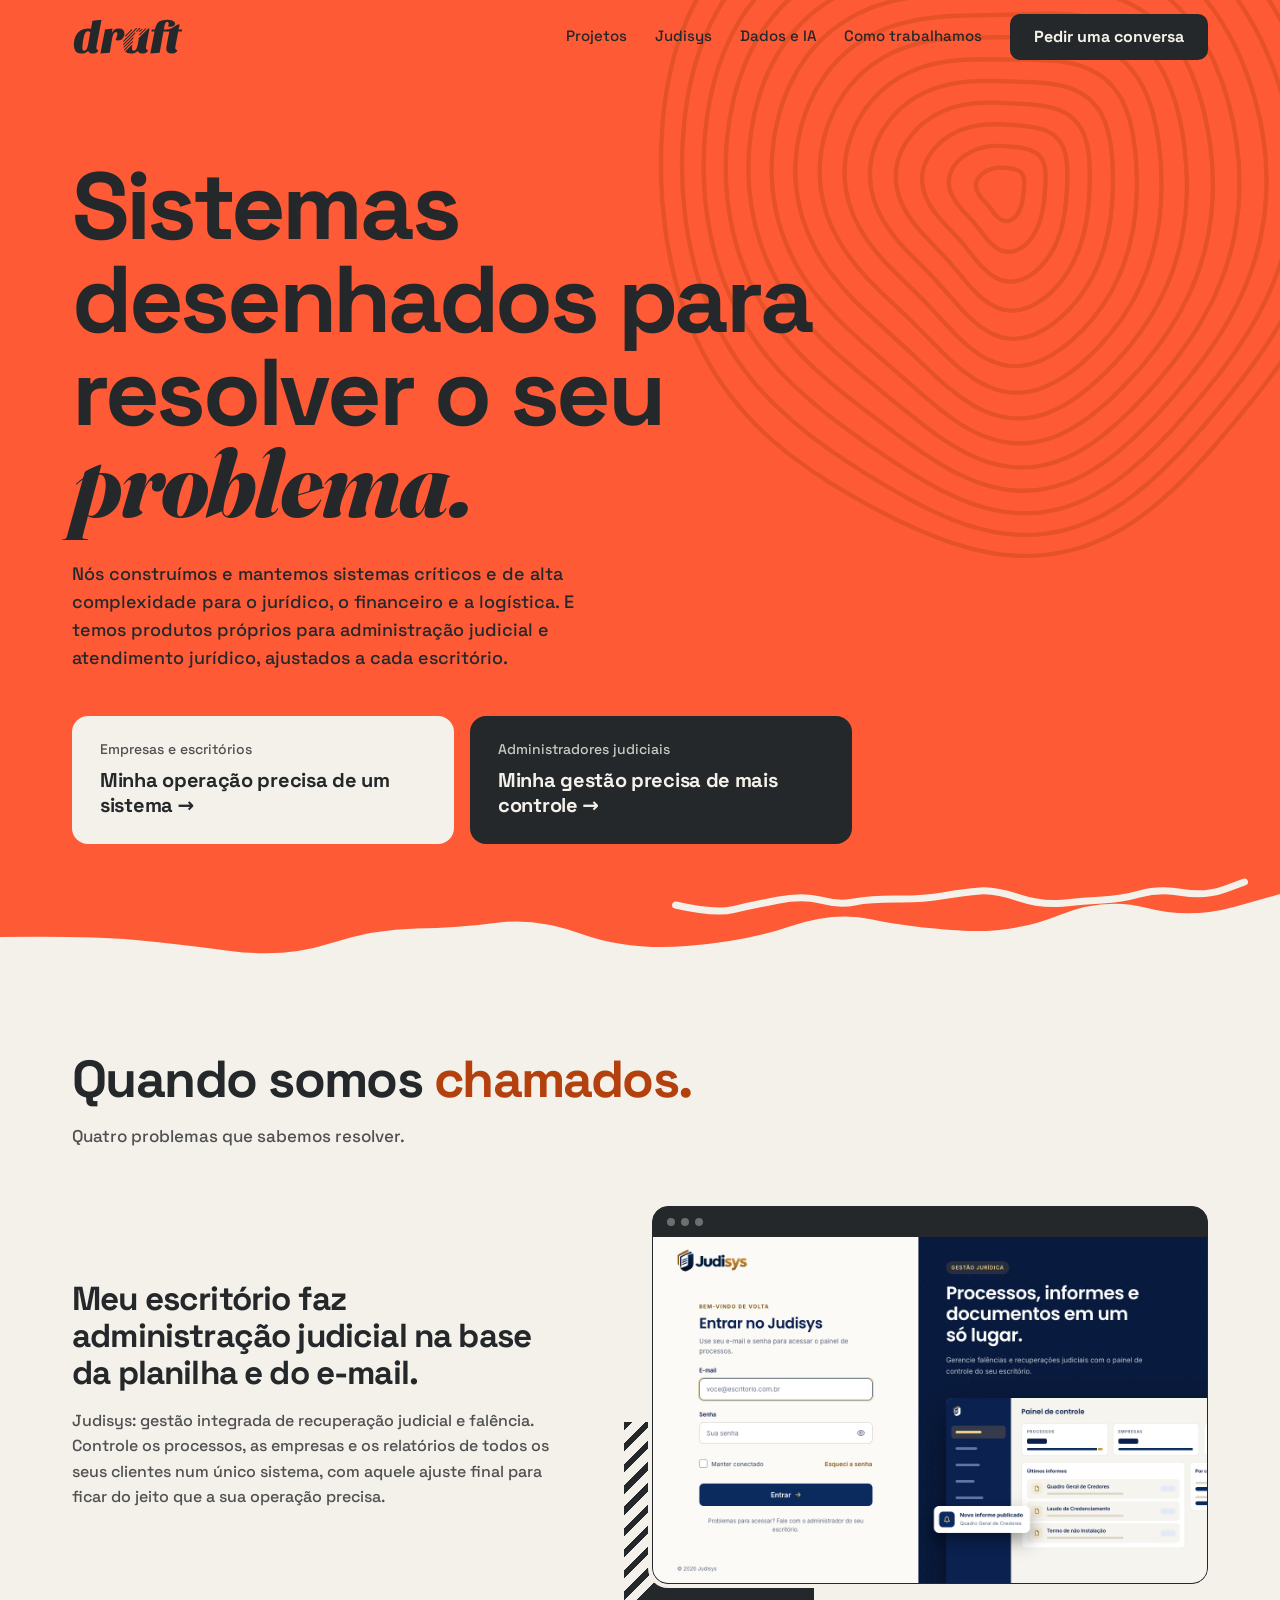
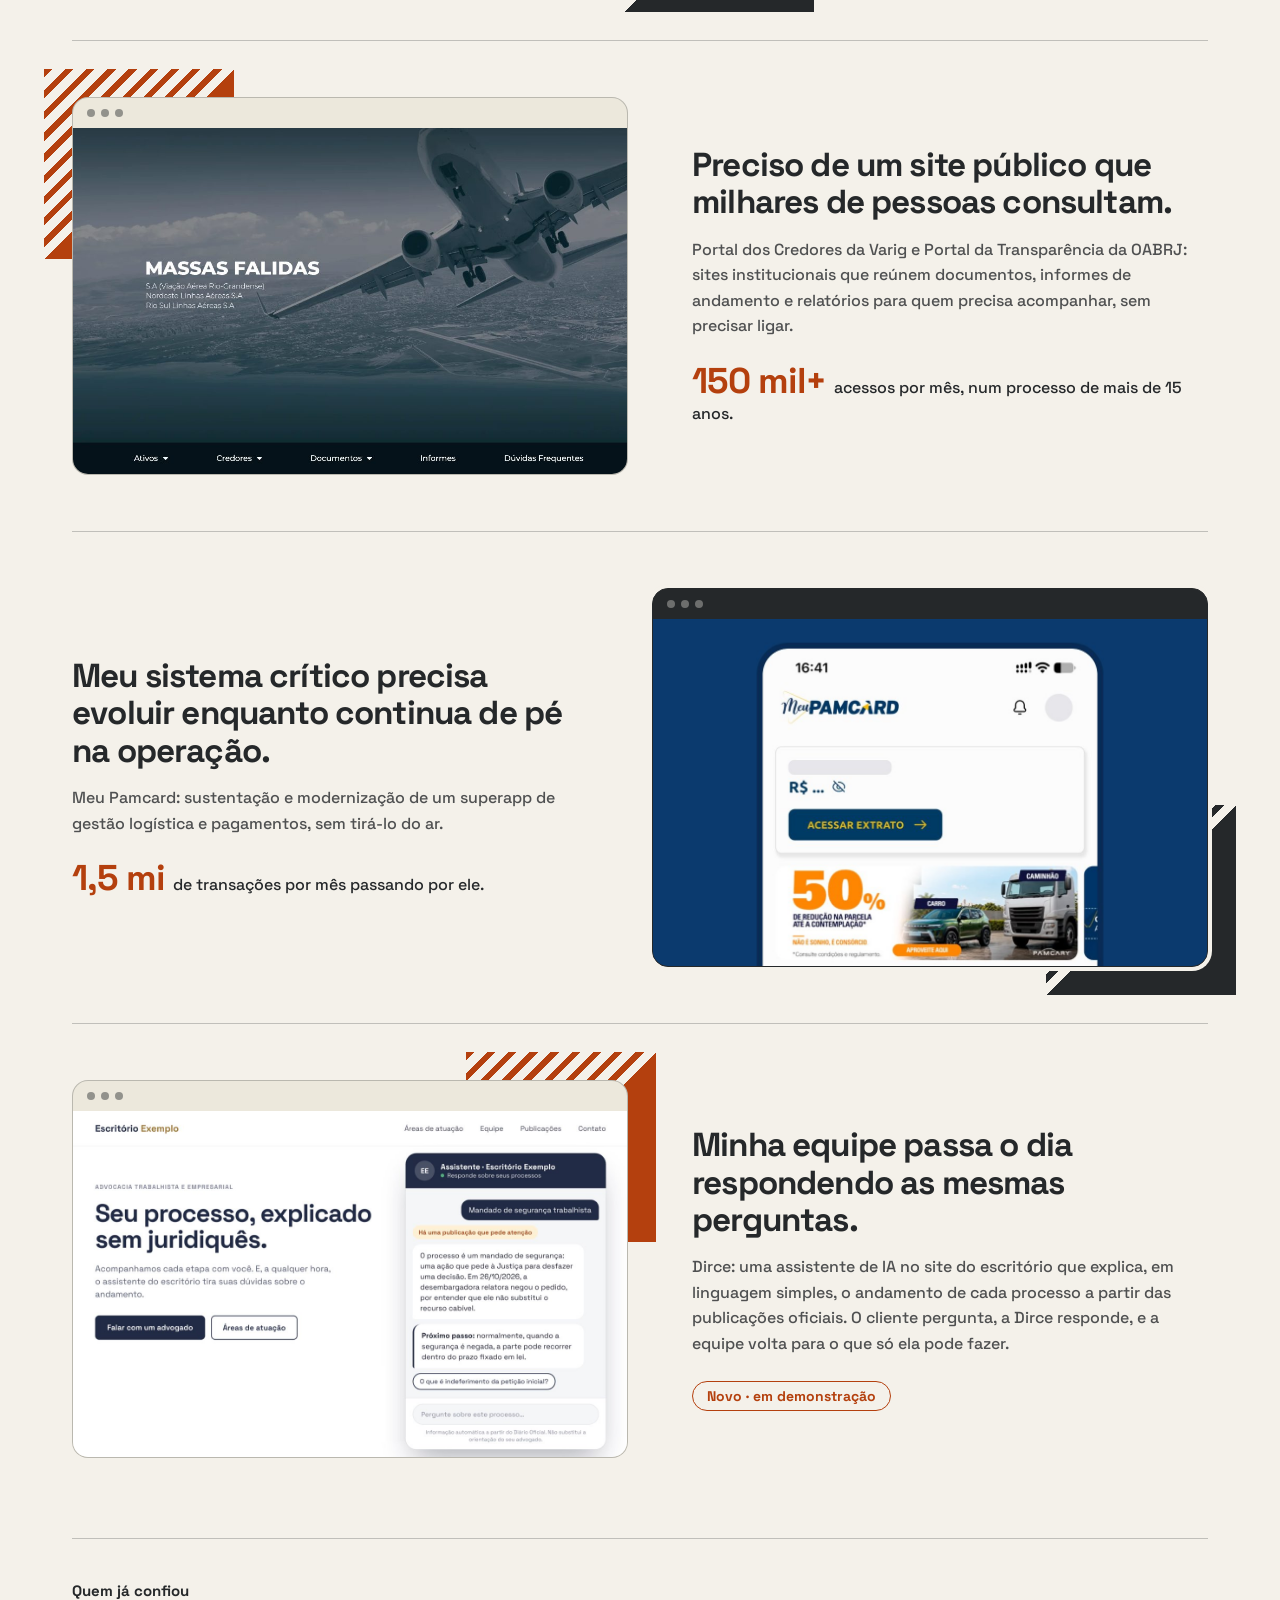
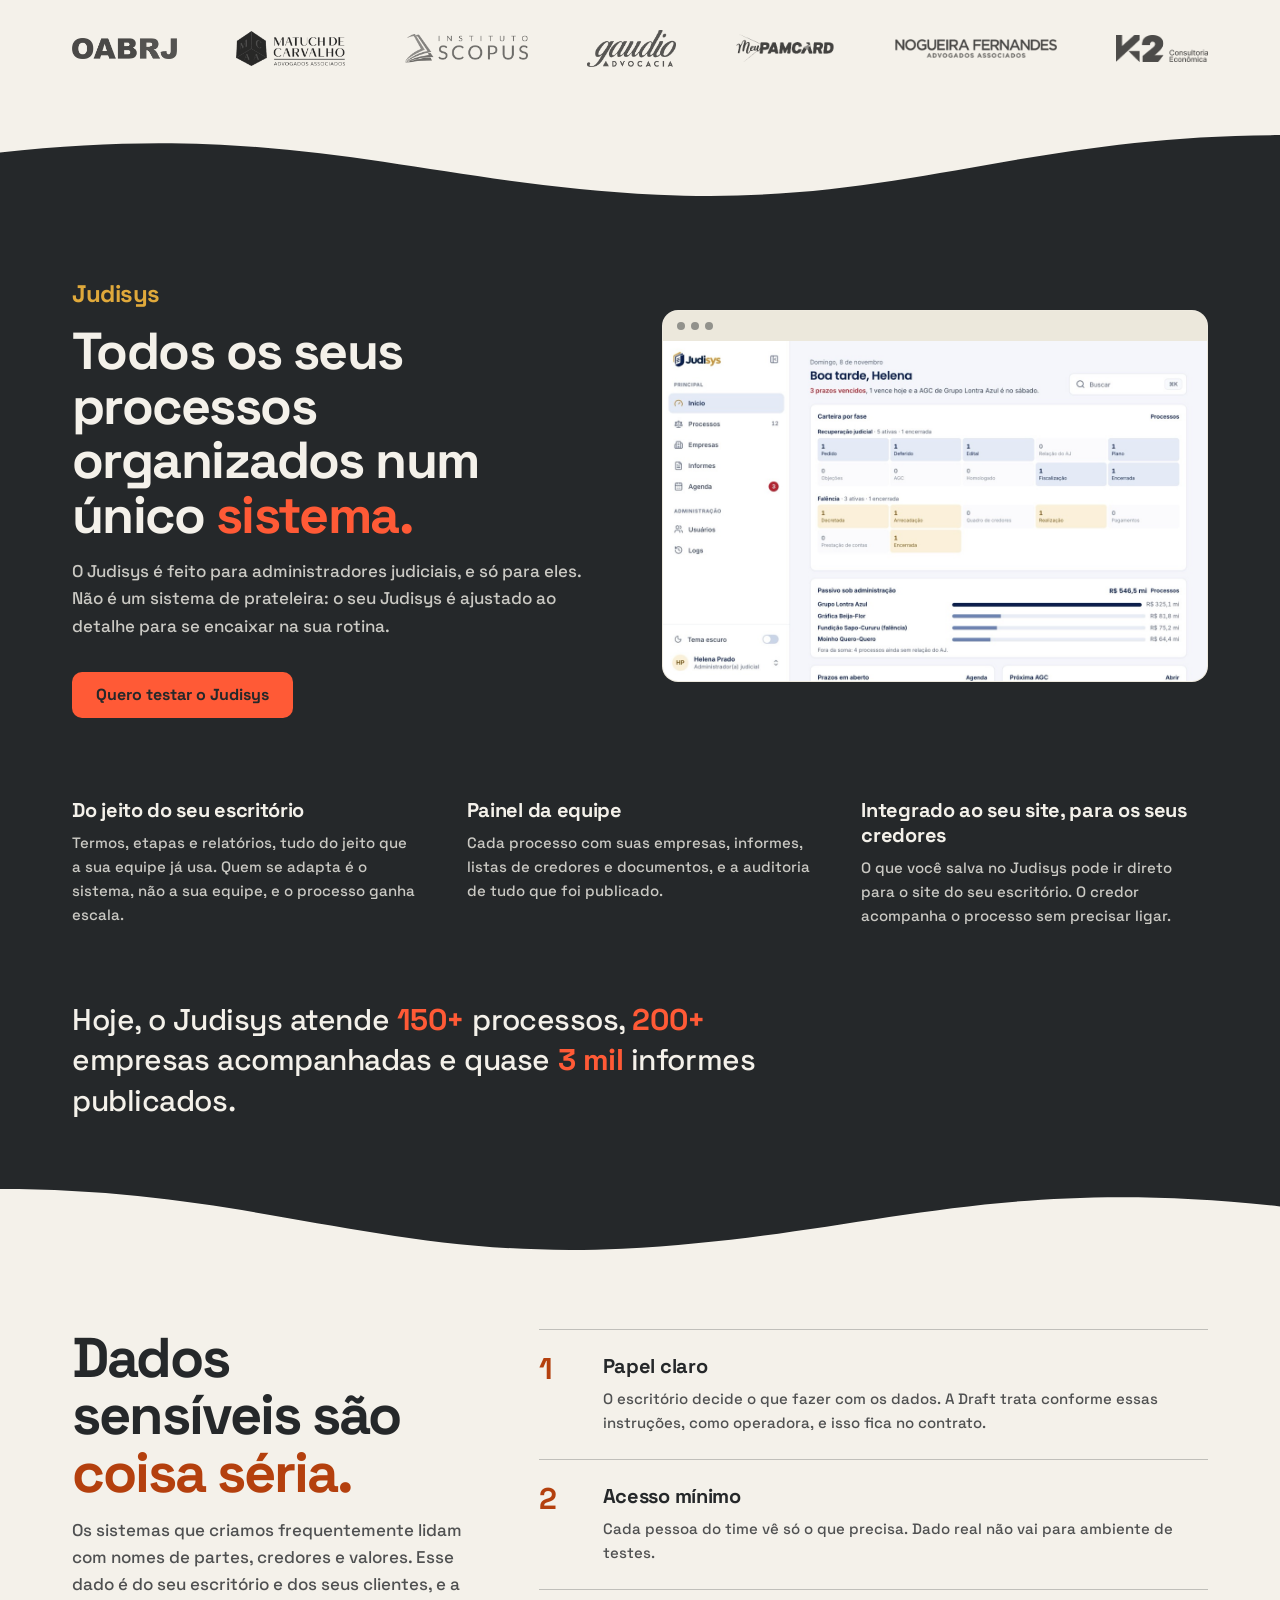
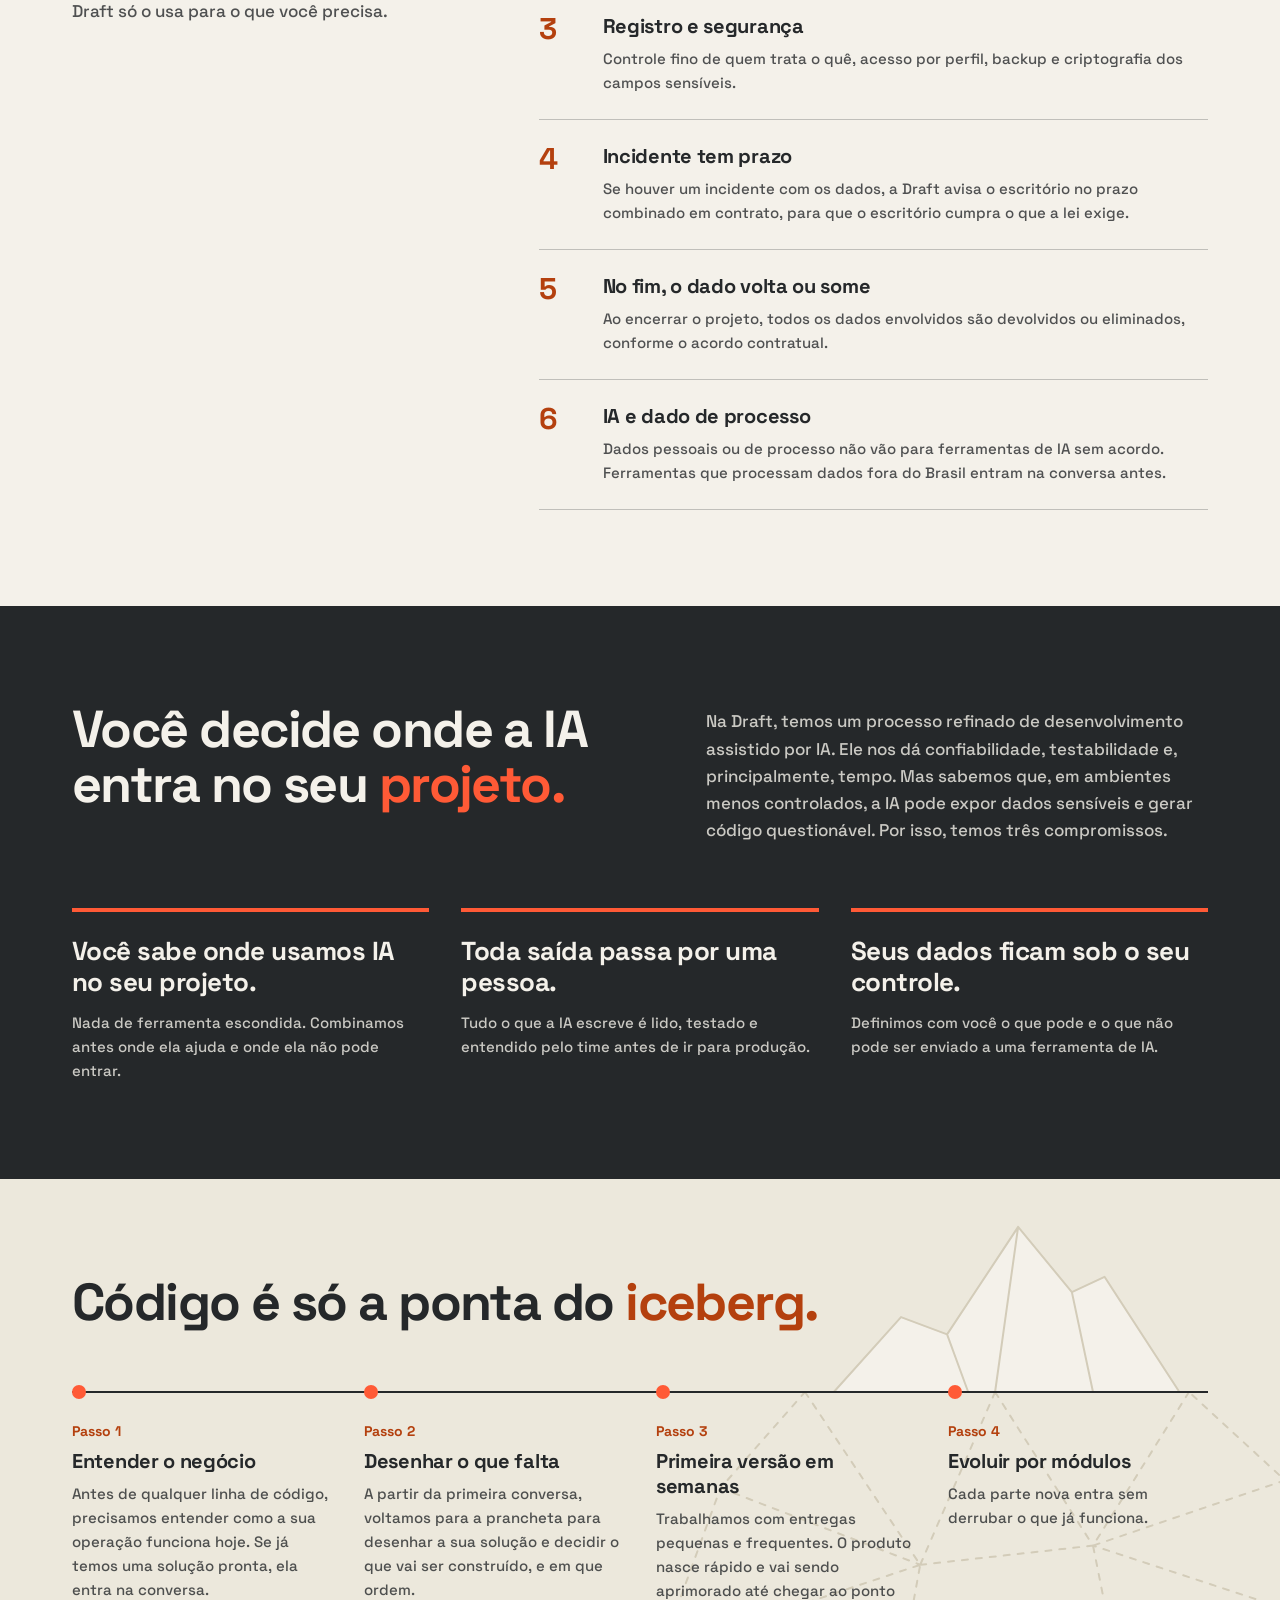
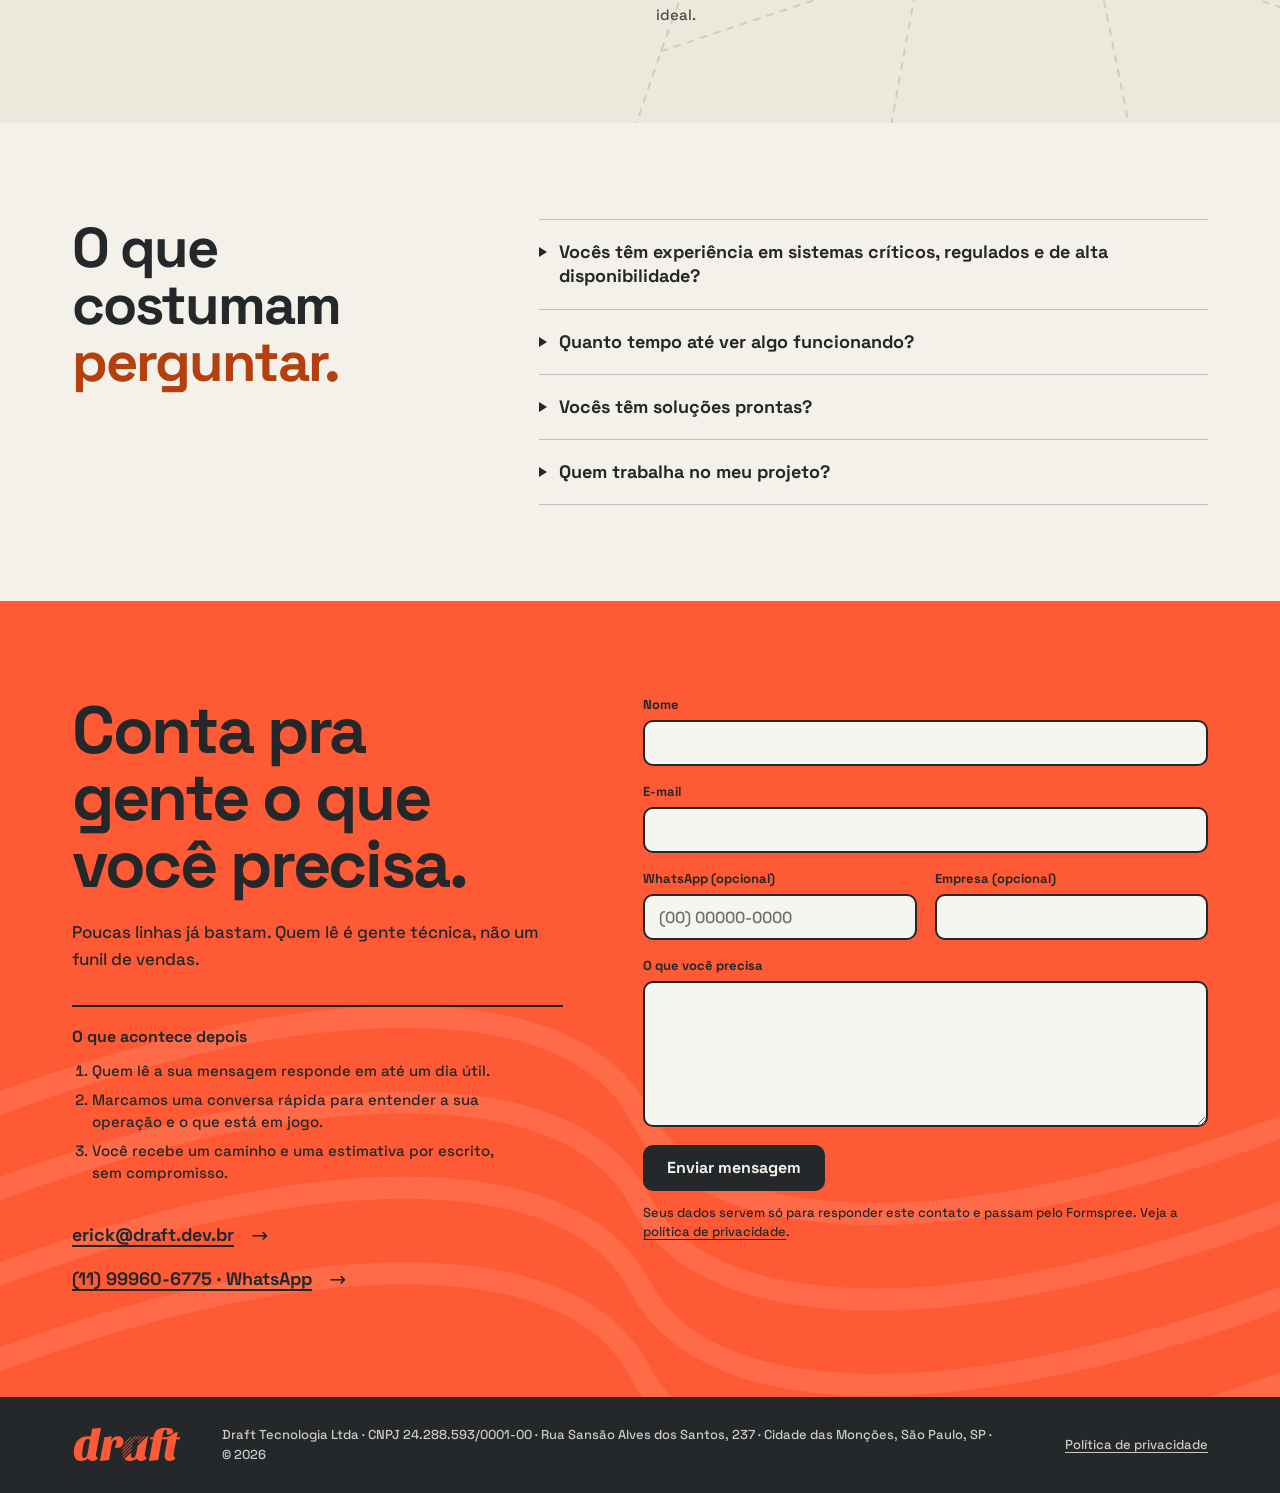
<file: index.html>
<!doctype html>
<html lang="pt-BR">
<head>
<meta charset="utf-8">
<meta name="viewport" content="width=device-width, initial-scale=1">
<title>Draft · Software sob medida</title>
<meta name="description" content="Software house em São Paulo que constrói e mantém sistemas para o jurídico, o financeiro e a logística, e tem produtos próprios para administração judicial e atendimento jurídico.">
<link rel="canonical" href="https://draft.dev.br/">
<meta name="theme-color" content="#FF5A36">

<link rel="icon" href="/favicon.svg" type="image/svg+xml">
<link rel="icon" href="/favicon-512.png" sizes="512x512" type="image/png">
<link rel="apple-touch-icon" href="/apple-touch-icon.png">

<meta property="og:type" content="website">
<meta property="og:locale" content="pt_BR">
<meta property="og:site_name" content="Draft">
<meta property="og:title" content="Draft · Software sob medida">
<meta property="og:description" content="Software house em São Paulo. Sistemas para o jurídico, o financeiro e a logística, e produtos próprios para administração judicial e atendimento jurídico.">
<meta property="og:url" content="https://draft.dev.br/">
<meta property="og:image" content="https://draft.dev.br/og-image.png">
<meta property="og:image:width" content="1200">
<meta property="og:image:height" content="630">
<meta property="og:image:alt" content="Draft, software sob medida">
<meta name="twitter:card" content="summary_large_image">
<meta name="twitter:title" content="Draft · Software sob medida">
<meta name="twitter:description" content="Software house em São Paulo. Sistemas para o jurídico, o financeiro e a logística, e produtos próprios para administração judicial e atendimento jurídico.">
<meta name="twitter:image" content="https://draft.dev.br/og-image.png">

<link rel="preload" href="/assets/fontes/space-grotesk-700.woff2" as="font" type="font/woff2" crossorigin>
<link rel="preload" href="/assets/fontes/fraunces-problema.woff2" as="font" type="font/woff2" crossorigin>
<link rel="stylesheet" href="/style.css">

<script type="application/ld+json">
{"@context":"https://schema.org","@type":"Organization","name":"Draft Tecnologia Ltda","url":"https://draft.dev.br/","email":"erick@draft.dev.br","telephone":"+55 11 99960-6775","taxID":"24.288.593/0001-00","address":{"@type":"PostalAddress","streetAddress":"Rua Sansão Alves dos Santos, 237, Cidade das Monções","addressLocality":"São Paulo","addressRegion":"SP","addressCountry":"BR"},"founder":{"@type":"Person","name":"Erick Valente"}}
</script>
</head>
<body id="topo">
<a class="skip" href="#conteudo">Ir para o conteúdo</a>

<header class="top top-hero">
  <div class="wrap top-in">
    <a class="logo" href="#topo" aria-label="Draft, início"><svg viewBox="-27 -760 2455 820" fill="currentColor" aria-hidden="true" focusable="false"><g id="logo-draft"><path transform="translate(0 0)" d="M512 -149Q507 -122 507 -107Q507 -86 519.0 -71.0Q531 -56 554 -54Q543 -18 506.0 1.0Q469 20 427 20Q392 20 364.5 5.5Q337 -9 327 -37Q302 -10 261.5 5.0Q221 20 173 20Q88 20 50.5 -30.0Q13 -80 13 -177Q13 -278 50.0 -358.0Q87 -438 157.5 -484.0Q228 -530 326 -530Q363 -530 390 -523L422 -700L620 -720ZM321 -470Q294 -470 274.5 -449.0Q255 -428 240.0 -378.5Q225 -329 212 -242Q200 -160 200 -107Q200 -76 207.5 -60.0Q215 -44 238 -44Q274 -44 294.5 -81.5Q315 -119 324 -169L374 -452Q364 -461 349.0 -465.5Q334 -470 321 -470Z"/><path transform="translate(599 0)" d="M400 -530Q460 -530 492.0 -500.0Q524 -470 524 -414Q524 -350 485.5 -309.5Q447 -269 388 -269Q369 -269 352.5 -273.5Q336 -278 328 -288Q345 -311 357.0 -346.5Q369 -382 369 -411Q369 -453 338 -453Q309 -453 286.0 -412.5Q263 -372 250 -294L202 0L-4 20L98 -510L262 -530L247 -432Q292 -530 400 -530Z"/><g transform="translate(1088 0)"><defs><clipPath id="draft-a-clip"><polygon points="943,-900 1000,-900 1000,200 -157,200"/></clipPath></defs><g clip-path="url(#draft-a-clip)"><path d="M512 -149Q507 -122 507 -107Q507 -86 519.0 -71.0Q531 -56 554 -54Q543 -18 506.0 1.0Q469 20 427 20Q392 20 364.5 5.5Q337 -9 327 -37Q302 -10 261.5 5.0Q221 20 173 20Q88 20 50.5 -30.0Q13 -80 13 -177Q13 -278 50.0 -358.5Q87 -439 157.5 -484.5Q228 -530 326 -530Q388 -530 427 -511L584 -530ZM321 -470Q294 -470 274.5 -449.0Q255 -428 240.0 -378.5Q225 -329 212 -242Q200 -160 200 -107Q200 -76 207.5 -60.0Q215 -44 238 -44Q274 -44 294.5 -81.5Q315 -119 324 -169L374 -452Q364 -461 349.0 -465.5Q334 -470 321 -470Z"/></g><g class="logo-hatch" fill="none" stroke="currentColor" stroke-width="22" stroke-linecap="round"><path style="--i:0" d="M193.1 -501.6Q129.8 -434.3 56.3 -364.8"/><path style="--i:1" d="M298.0 -531.5Q162.8 -390.1 18.2 -251.7"/><path style="--i:2" d="M365.9 -532.7Q336.4 -498.2 301.9 -468.7"/><path style="--i:3" d="M262.7 -429.5Q141.6 -303.4 15.6 -182.4"/><path style="--i:4" d="M414.9 -515.1Q390.8 -488.2 366.2 -466.4"/><path style="--i:5" d="M226.3 -326.5Q124.8 -222.2 22.7 -122.9"/><path style="--i:6" d="M497.1 -522.4Q426.7 -457.4 366.3 -391.5"/><path style="--i:7" d="M214.5 -239.8Q120.9 -151.6 37.3 -62.6"/><path style="--i:8" d="M564.0 -522.3Q457.6 -414.9 352.7 -311.0"/><path style="--i:9" d="M196.4 -154.8Q129.9 -87.2 64.7 -23.0"/></g></g><path transform="translate(1687 0)" d="M369 -720Q442 -720 494.5 -702.0Q547 -684 547 -637Q547 -603 518.0 -585.5Q489 -568 449 -568Q415 -568 391 -580Q397 -591 401.0 -609.0Q405 -627 405 -641Q405 -676 376 -676Q350 -676 335.0 -650.5Q320 -625 312 -578L300 -510H391L385 -465H291L208 0L2 20L96 -465H25L34 -510H104L119 -569Q140 -654 206.5 -687.0Q273 -720 369 -720Z"/><path transform="translate(2007 0)" d="M303 -510H381L372 -465H295L235 -149Q230 -122 230 -107Q230 -86 242.0 -71.0Q254 -56 277 -54Q266 -18 229.5 1.0Q193 20 148 20Q96 20 64.5 -6.5Q33 -33 33 -83Q33 -131 65 -291L70 -316L99 -465H40L44 -495Q164 -531 280 -619H327Z"/></g></svg></a>
    <nav aria-label="Principal">
      <a class="nav-link" href="#projetos">Projetos</a>
      <a class="nav-link" href="#judisys">Judisys</a>
      <a class="nav-link" href="#dados">Dados e IA</a>
      <a class="nav-link" href="#como">Como trabalhamos</a>
      <a class="btn btn-dark" href="#contato">Pedir uma conversa</a>
    </nav>
  </div>
</header>

<main id="conteudo">
<!-- curva das quatro divisas: S com a curvatura da peça "onda" do kit; a cor da seção de cima entra na de baixo -->
<svg class="defs" aria-hidden="true" focusable="false"><symbol id="onda" viewBox="0 0 1440 100" preserveAspectRatio="none"><path d="M0 0H1440V22C1150 22 1010 96 740 84C470 72 330 6 0 40Z"/></symbol></svg>

<section class="hero sob-nav" aria-labelledby="h-hero">
  <svg class="hero-digital" viewBox="110 19 583 591" fill="none" stroke="currentColor" stroke-linejoin="round" aria-hidden="true" focusable="false"><use href="/assets/impressao-digital-a.svg#d"/></svg>
  <div class="wrap">
    <h1 id="h-hero">Sistemas desenhados para resolver o seu <em class="serif">problema.</em></h1>
    <p class="hero-lead">Nós construímos e mantemos sistemas críticos e de alta complexidade para o jurídico, o financeiro e a logística. E temos produtos próprios para administração judicial e atendimento jurídico, ajustados a cada escritório.</p>

    <div class="audiences">
      <a class="audience audience-light" href="#projetos">
        <span class="audience-for">Empresas e escritórios</span>
        <strong>Minha operação precisa de um sistema <span class="arrow" aria-hidden="true">→</span></strong>
      </a>
      <a class="audience audience-dark" href="#judisys">
        <span class="audience-for">Administradores judiciais</span>
        <strong>Minha gestão precisa de mais controle <span class="arrow" aria-hidden="true">→</span></strong>
      </a>
    </div>
  </div>
  <!-- borda do traço à mão do kit: o contorno usa a primeira linha da peça e o traço de cima, a segunda (assimétricos, como na peça) -->
  <svg class="hero-borda" viewBox="0 -25 1440 125" preserveAspectRatio="none" aria-hidden="true" focusable="false"><path d="M0.0 72.0Q101.7 70.4 149.5 75.9Q197.0 81.4 258.8 91.5Q320.7 101.6 370.9 81.1Q421.1 60.8 468.4 60.0Q515.8 59.5 559.0 52.0Q602.2 44.2 654.3 67.6Q706.5 91.0 772.4 84.7Q838.0 78.8 888.4 57.2Q938.6 35.9 980.1 47.0Q1021.3 58.2 1080.0 62.9Q1138.5 67.8 1190.6 41.6Q1242.5 15.3 1290.5 31.2Q1338.5 47.0 1389.2 29.4L1440.0 11.7V100H0Z"/><path class="hero-borda-traco" d="M760.0 27.0Q803.8 39.5 825.0 33.4Q846.4 27.2 874.8 20.3Q903.1 13.4 923.5 20.3Q943.9 27.1 961.2 22.8Q978.6 18.6 1008.9 18.7Q1039.2 19.0 1062.3 13.8Q1085.6 8.8 1102.5 7.2Q1119.6 5.6 1145.6 16.6Q1171.7 27.4 1195.3 24.4Q1219.0 21.4 1240.1 20.0Q1261.1 18.8 1282.6 11.4Q1304.2 4.0 1329.8 9.4Q1355.5 14.8 1377.8 4.8L1400.0 -5.3"/></svg>
</section>

<section class="section casos" id="projetos" aria-labelledby="h-proj">
  <div class="wrap">
    <h2 id="h-proj">Quando somos <span class="destaque">chamados.</span></h2>
    <p class="lead">Quatro problemas que sabemos resolver.</p>

    <ol class="casos-lista">
      <li class="caso">
        <div class="caso-texto">
          <h3>Meu escritório faz administração judicial na base da planilha e do e-mail.</h3>
          <p>Judisys: gestão integrada de recuperação judicial e falência. Controle os processos, as empresas e os relatórios de todos os seus clientes num único sistema, com aquele ajuste final para ficar do jeito que a sua operação precisa.</p>
        </div>
        <div class="janela-com-hachura"><span class="hachura hachura-grafite hachura-baixo hachura-esq" aria-hidden="true"></span><figure class="janela janela-escura"><div class="janela-bar" aria-hidden="true"><i></i><i></i><i></i></div><img class="janela-print" src="/print-judisys-login.jpg" alt="Tela de entrada do Judisys na versão do escritório: formulário de e-mail e senha à esquerda e, à direita, o painel de controle com processos, empresas e os últimos informes publicados" width="1280" height="800" loading="lazy"></figure></div>
      </li>
      <li class="caso caso-inv">
        <div class="caso-texto">
          <h3>Preciso de um site público que milhares de pessoas consultam.</h3>
          <p>Portal dos Credores da Varig e Portal da Transparência da OABRJ: sites institucionais que reúnem documentos, informes de andamento e relatórios para quem precisa acompanhar, sem precisar ligar.</p>
          <p class="caso-numero"><strong>150 mil+</strong> acessos por mês, num processo de mais de 15 anos.</p>
        </div>
        <div class="janela-com-hachura"><span class="hachura hachura-esq" aria-hidden="true"></span><figure class="janela janela-clara"><div class="janela-bar" aria-hidden="true"><i></i><i></i><i></i></div><img class="janela-print" src="/print-varig.jpg" alt="Portal das massas falidas da Varig no ar: título Massas Falidas sobre a foto de um avião, com o menu de ativos, credores, documentos, informes e dúvidas embaixo" width="1280" height="660" loading="lazy"></figure></div>
      </li>
      <li class="caso">
        <div class="caso-texto">
          <h3>Meu sistema crítico precisa evoluir enquanto continua de pé na operação.</h3>
          <p>Meu Pamcard: sustentação e modernização de um superapp de gestão logística e pagamentos, sem tirá-lo do ar.</p>
          <p class="caso-numero"><strong>1,5 mi</strong> de transações por mês passando por ele.</p>
        </div>
        <div class="janela-com-hachura"><span class="hachura hachura-grafite hachura-baixo" aria-hidden="true"></span><figure class="janela janela-escura"><div class="janela-bar" aria-hidden="true"><i></i><i></i><i></i></div><img class="janela-print janela-app" src="/print-pamcard.jpg" alt="Tela inicial do app Meu Pamcard: cartão de saldo com acesso ao extrato e os destaques da conta (dados do titular ocultados)" width="1280" height="704" loading="lazy"></figure></div>
      </li>
      <li class="caso caso-inv">
        <div class="caso-texto">
          <h3>Minha equipe passa o dia respondendo as mesmas perguntas.</h3>
          <p>Dirce: uma assistente de IA no site do escritório que explica, em linguagem simples, o andamento de cada processo a partir das publicações oficiais. O cliente pergunta, a Dirce responde, e a equipe volta para o que só ela pode fazer.</p>
          <p class="caso-tag">Novo <span aria-hidden="true">·</span> em demonstração</p>
        </div>
        <div class="janela-com-hachura"><span class="hachura" aria-hidden="true"></span><figure class="janela janela-clara"><div class="janela-bar" aria-hidden="true"><i></i><i></i><i></i></div><img class="janela-print" src="/print-dirce.jpg" alt="Demonstração da Dirce no site de um escritório de exemplo: ao lado do título Seu processo, explicado sem juridiquês, o chat da assistente avisa que há uma publicação que pede atenção, explica em linguagem simples a decisão num mandado de segurança e diz qual costuma ser o próximo passo" width="1280" height="798" loading="lazy"></figure></div>
      </li>
    </ol>

    <div class="clientes">
      <p class="clientes-titulo" id="h-cli">Quem já confiou</p>
      <ul class="clientes-logos" aria-labelledby="h-cli">
        <li><img style="--w:105px" src="clientes/oabrj.png" alt="OABRJ" width="400" height="81" loading="lazy"></li>
        <li><img style="--w:109px" class="logo-com-miolo" src="clientes/mcaa.png" alt="Matuch de Carvalho Advogados Associados" width="376" height="120" loading="lazy"></li>
        <li><img style="--w:123px" src="clientes/scopus.png" alt="Instituto Scopus" width="400" height="96" loading="lazy"></li>
        <li><img style="--w:89px" src="clientes/gaudio.png" alt="Gaudio Advocacia" width="291" height="120" loading="lazy"></li>
        <li><img style="--w:100px" src="clientes/meu-pamcard.png" alt="Meu Pamcard" width="268" height="80" loading="lazy"></li>
        <li><img style="--w:162px" src="clientes/nogueira-fernandes.png" alt="Nogueira Fernandes Advogados Associados" width="400" height="46" loading="lazy"></li>
        <li><img style="--w:92px" src="clientes/k2.png" alt="K2 Consultoria Econômica" width="399" height="120" loading="lazy"></li>
      </ul>
    </div>
  </div>
</section>

<section class="section section-dark com-divisa" id="judisys" aria-labelledby="h-jud">
  <svg class="divisa divisa-creme" viewBox="0 0 1440 100" preserveAspectRatio="none" aria-hidden="true" focusable="false"><use href="#onda"/></svg>
  <div class="wrap">
    <div class="judisys-in">
      <div class="judisys-text">
        <p class="judisys-nome">Judisys</p>
        <h2 id="h-jud">Todos os seus processos organizados num único <span class="destaque">sistema.</span></h2>
        <p class="lead">O Judisys é feito para administradores judiciais, e só para eles. Não é um sistema de prateleira: o seu Judisys é ajustado ao detalhe para se encaixar na sua rotina.</p>
        <a class="btn btn-orange" href="https://judisys-demo.draft.dev.br" target="_blank" rel="noopener">Quero testar o Judisys</a>
      </div>
      <figure class="janela janela-clara"><div class="janela-bar" aria-hidden="true"><i></i><i></i><i></i></div><img class="janela-print" src="/judisys-painel.jpg" alt="Tela inicial do Judisys, com os processos da carteira por fase da recuperação judicial e da falência e o passivo sob administração em cada processo (dados de exemplo)" width="1200" height="750" loading="lazy"></figure>
    </div>

    <ul class="diferenciais">
      <li><h3>Do jeito do seu escritório</h3><p>Termos, etapas e relatórios, tudo do jeito que a sua equipe já usa. Quem se adapta é o sistema, não a sua equipe, e o processo ganha escala.</p></li>
      <li><h3>Painel da equipe</h3><p>Cada processo com suas empresas, informes, listas de credores e documentos, e a auditoria de tudo que foi publicado.</p></li>
      <li><h3>Integrado ao seu site, para os seus credores</h3><p>O que você salva no Judisys pode ir direto para o site do seu escritório. O credor acompanha o processo sem precisar ligar.</p></li>
    </ul>

    <p class="judisys-hoje">Hoje, o Judisys atende <strong class="destaque">150+</strong> processos, <strong class="destaque">200+</strong> empresas acompanhadas e quase <strong class="destaque">3 mil</strong> informes publicados.</p>
  </div>
</section>

<section class="section dados com-divisa" id="dados" aria-labelledby="h-dados">
  <svg class="divisa divisa-grafite divisa-inv" viewBox="0 0 1440 100" preserveAspectRatio="none" aria-hidden="true" focusable="false"><use href="#onda"/></svg>
  <div class="wrap duas-colunas">
    <div class="coluna-titulo">
      <h2 id="h-dados">Dados sensíveis são <span class="destaque">coisa séria.</span></h2>
      <p class="lead">Os sistemas que criamos frequentemente lidam com nomes de partes, credores e valores. Esse dado é do seu escritório e dos seus clientes, e a Draft só o usa para o que você precisa.</p>
    </div>
    <ol class="compromissos">
      <li><h3>Papel claro</h3><p>O escritório decide o que fazer com os dados. A Draft trata conforme essas instruções, como operadora, e isso fica no contrato.</p></li>
      <li><h3>Acesso mínimo</h3><p>Cada pessoa do time vê só o que precisa. Dado real não vai para ambiente de testes.</p></li>
      <li><h3>Registro e segurança</h3><p>Controle fino de quem trata o quê, acesso por perfil, backup e criptografia dos campos sensíveis.</p></li>
      <li><h3>Incidente tem prazo</h3><p>Se houver um incidente com os dados, a Draft avisa o escritório no prazo combinado em contrato, para que o escritório cumpra o que a lei exige.</p></li>
      <li><h3>No fim, o dado volta ou some</h3><p>Ao encerrar o projeto, todos os dados envolvidos são devolvidos ou eliminados, conforme o acordo contratual.</p></li>
      <li><h3>IA e dado de processo</h3><p>Dados pessoais ou de processo não vão para ferramentas de IA sem acordo. Ferramentas que processam dados fora do Brasil entram na conversa antes.</p></li>
    </ol>
  </div>
</section>

<section class="section section-dark" id="ia" aria-labelledby="h-ia">
  <div class="wrap">
    <div class="ia-head">
      <h2 id="h-ia">Você decide onde a IA entra no seu <span class="destaque">projeto.</span></h2>
      <p class="lead">Na Draft, temos um processo refinado de desenvolvimento assistido por IA. Ele nos dá confiabilidade, testabilidade e, principalmente, tempo. Mas sabemos que, em ambientes menos controlados, a IA pode expor dados sensíveis e gerar código questionável. Por isso, temos três compromissos.</p>
    </div>
    <ul class="regras">
      <li><h3>Você sabe onde usamos IA no seu projeto.</h3><p>Nada de ferramenta escondida. Combinamos antes onde ela ajuda e onde ela não pode entrar.</p></li>
      <li><h3>Toda saída passa por uma pessoa.</h3><p>Tudo o que a IA escreve é lido, testado e entendido pelo time antes de ir para produção.</p></li>
      <li><h3>Seus dados ficam sob o seu controle.</h3><p>Definimos com você o que pode e o que não pode ser enviado a uma ferramenta de IA.</p></li>
    </ul>
  </div>
</section>

<section class="section como" id="como" aria-labelledby="h-como">
  <div class="wrap">
    <h2 id="h-como">Código é só a ponta do <span class="destaque">iceberg.</span></h2>
    <div class="passos-agua">
      <!-- iceberg: a geometria (linha d'água em y=200 do viewBox) está explicada no style.css, em .iceberg -->
      <svg class="iceberg" viewBox="0 0 1000 900" fill="none" stroke="currentColor" stroke-linejoin="round" stroke-linecap="round" aria-hidden="true" focusable="false">
        <path class="iceberg-ponta" d="M330 200 400 122 448 140 522 28 578 96 612 80 690 200Z M522 28 498 200 M448 140 470 200 M578 96 600 200"/>
        <path class="iceberg-fundo" d="M330 200 300 200 212 300 150 470 92 640 168 820 330 900 M690 200 700 200 800 292 880 452 948 620 900 790 760 900 M300 200 420 380 380 600 330 900 M700 200 600 360 640 560 760 900 M420 380 600 360 M380 600 640 560 M212 300 420 380 M150 470 420 380 M800 292 600 360 M880 452 600 360 M92 640 380 600 M948 620 640 560 M498 200 420 380 M498 200 600 360"/>
      </svg>
      <ol class="passos">
        <li><p class="passo-n">Passo 1</p><h3>Entender o negócio</h3><p>Antes de qualquer linha de código, precisamos entender como a sua operação funciona hoje. Se já temos uma solução pronta, ela entra na conversa.</p></li>
        <li><p class="passo-n">Passo 2</p><h3>Desenhar o que falta</h3><p>A partir da primeira conversa, voltamos para a prancheta para desenhar a sua solução e decidir o que vai ser construído, e em que ordem.</p></li>
        <li><p class="passo-n">Passo 3</p><h3>Primeira versão em semanas</h3><p>Trabalhamos com entregas pequenas e frequentes. O produto nasce rápido e vai sendo aprimorado até chegar ao ponto ideal.</p></li>
        <li><p class="passo-n">Passo 4</p><h3>Evoluir por módulos</h3><p>Cada parte nova entra sem derrubar o que já funciona.</p></li>
      </ol>
    </div>
  </div>
</section>

<section class="section faq" aria-labelledby="h-faq">
  <div class="wrap duas-colunas">
    <h2 id="h-faq" class="coluna-titulo">O que costumam <span class="destaque">perguntar.</span></h2>
    <div class="faq-lista">
      <details><summary>Vocês têm experiência em sistemas críticos, regulados e de alta disponibilidade?</summary><p>Sim. Mantemos o Meu Pamcard, com 1,5 milhão de transações por mês, e portais públicos como o da OABRJ, no ar há 5 anos.</p></details>
      <details><summary>Quanto tempo até ver algo funcionando?</summary><p>Em semanas, uma primeira versão para testar com gente de verdade. O prazo exato sai da conversa inicial.</p></details>
      <details><summary>Vocês têm soluções prontas?</summary><p>Temos produtos próprios, como o Judisys e, em breve, a Dirce. Se um deles resolver o seu problema, ele entra na conversa, ajustado à sua operação, antes de propormos um sistema do zero.</p></details>
      <details><summary>Quem trabalha no meu projeto?</summary><p>Um time de engenheiros seniores e especialistas em produto e testes.</p></details>
    </div>
  </div>
</section>

<section class="contact" id="contato" aria-labelledby="h-contato">
  <!-- onda do kit de peças (quatro linhas), tom sobre tom, atravessando a seção por trás do texto -->
  <svg class="contact-onda" viewBox="0 0 800 300" preserveAspectRatio="none" fill="none" stroke="currentColor" stroke-linecap="round" aria-hidden="true" focusable="false"><path d="M-20 100C190 20 358 20 400 100S610 180 820 100M-20 152C190 72 358 72 400 152S610 232 820 152M-20 204C190 124 358 124 400 204S610 284 820 204M-20 256C190 176 358 176 400 256S610 336 820 256"/></svg>
  <div class="wrap contact-in">
    <div class="contact-head">
      <h2 id="h-contato">Conta pra gente o que você precisa.</h2>
      <p class="contact-lead">Poucas linhas já bastam. Quem lê é gente técnica, não um funil de vendas.</p>
      <h3 class="depois-titulo">O que acontece depois</h3>
      <ol class="depois">
        <li>Quem lê a sua mensagem responde em até um dia útil.</li>
        <li>Marcamos uma conversa rápida para entender a sua operação e o que está em jogo.</li>
        <li>Você recebe um caminho e uma estimativa por escrito, sem compromisso.</li>
      </ol>
      <ul class="contact-links">
        <li>
          <a class="contact-copy" href="mailto:erick@draft.dev.br" data-copiar="erick@draft.dev.br">erick@draft.dev.br</a>
          <a class="contact-go" href="mailto:erick@draft.dev.br" aria-label="Escrever para erick@draft.dev.br"><span class="arrow" aria-hidden="true">→</span></a>
          <span class="contact-hint" role="status"></span>
        </li>
        <li>
          <a class="contact-copy" href="https://wa.me/5511999606775" target="_blank" rel="noopener" data-copiar="(11) 99960-6775">(11) 99960-6775 · WhatsApp</a>
          <a class="contact-go" href="https://wa.me/5511999606775" target="_blank" rel="noopener" aria-label="Abrir conversa no WhatsApp"><span class="arrow" aria-hidden="true">→</span></a>
          <span class="contact-hint" role="status"></span>
        </li>
      </ul>
    </div>
    <div class="contact-main">
      <form class="contact-form" id="form-contato" action="https://formspree.io/f/xdeeroap" method="POST">
        <input type="hidden" name="_subject" value="Contato pelo site">
        <div class="field-trap" aria-hidden="true">
          <label for="f-gotcha">Não preencha este campo</label>
          <input id="f-gotcha" type="text" name="_gotcha" tabindex="-1" autocomplete="off">
        </div>
        <div class="field">
          <label class="campo-rotulo" for="f-nome">Nome</label>
          <input id="f-nome" name="nome" type="text" autocomplete="name" required aria-describedby="e-nome">
          <p class="field-error" id="e-nome" hidden></p>
        </div>
        <div class="field">
          <label class="campo-rotulo" for="f-email">E-mail</label>
          <input id="f-email" name="email" type="email" autocomplete="email" required aria-describedby="e-email">
          <p class="field-error" id="e-email" hidden></p>
        </div>
        <div class="field-row">
          <div class="field">
            <label class="campo-rotulo" for="f-whatsapp">WhatsApp (opcional)</label>
            <input id="f-whatsapp" name="whatsapp" type="tel" inputmode="tel" autocomplete="tel" placeholder="(00) 00000-0000" aria-describedby="e-whatsapp">
            <p class="field-error" id="e-whatsapp" hidden></p>
          </div>
          <div class="field">
            <label class="campo-rotulo" for="f-empresa">Empresa (opcional)</label>
            <input id="f-empresa" name="empresa" type="text" autocomplete="organization">
          </div>
        </div>
        <div class="field">
          <label class="campo-rotulo" for="f-mensagem">O que você precisa</label>
          <textarea id="f-mensagem" name="mensagem" rows="5" required aria-describedby="e-mensagem"></textarea>
          <p class="field-error" id="e-mensagem" hidden></p>
        </div>
        <button class="btn btn-dark" type="submit">Enviar mensagem</button>
        <p class="form-note">Seus dados servem só para responder este contato e passam pelo Formspree. Veja a <a href="/privacidade.html">política de privacidade</a>.</p>
        <p class="form-status" id="form-status" role="alert" hidden></p>
      </form>
      <div class="form-ok" id="form-ok" tabindex="-1" hidden>
        <p class="form-ok-title">Recebemos sua mensagem.</p>
        <p>Respondemos em até um dia útil.</p>
      </div>
    </div>
  </div>
</section>

</main>

<footer class="foot">
  <div class="wrap foot-in">
    <span class="foot-logo"><svg viewBox="-27 -760 2455 820" fill="currentColor" aria-hidden="true" focusable="false"><use href="#logo-draft"/></svg></span>
    <p class="foot-dados">Draft Tecnologia Ltda · CNPJ 24.288.593/0001-00 · Rua Sansão Alves dos Santos, 237 · Cidade das Monções, São Paulo, SP · ©&nbsp;<span id="ano">2026</span></p>
    <a class="foot-link" href="/privacidade.html">Política de privacidade</a>
  </div>
</footer>
<script>document.getElementById('ano').textContent = new Date().getFullYear();</script>
<script src="contato.js" defer></script>
</body>
</html>
</file>
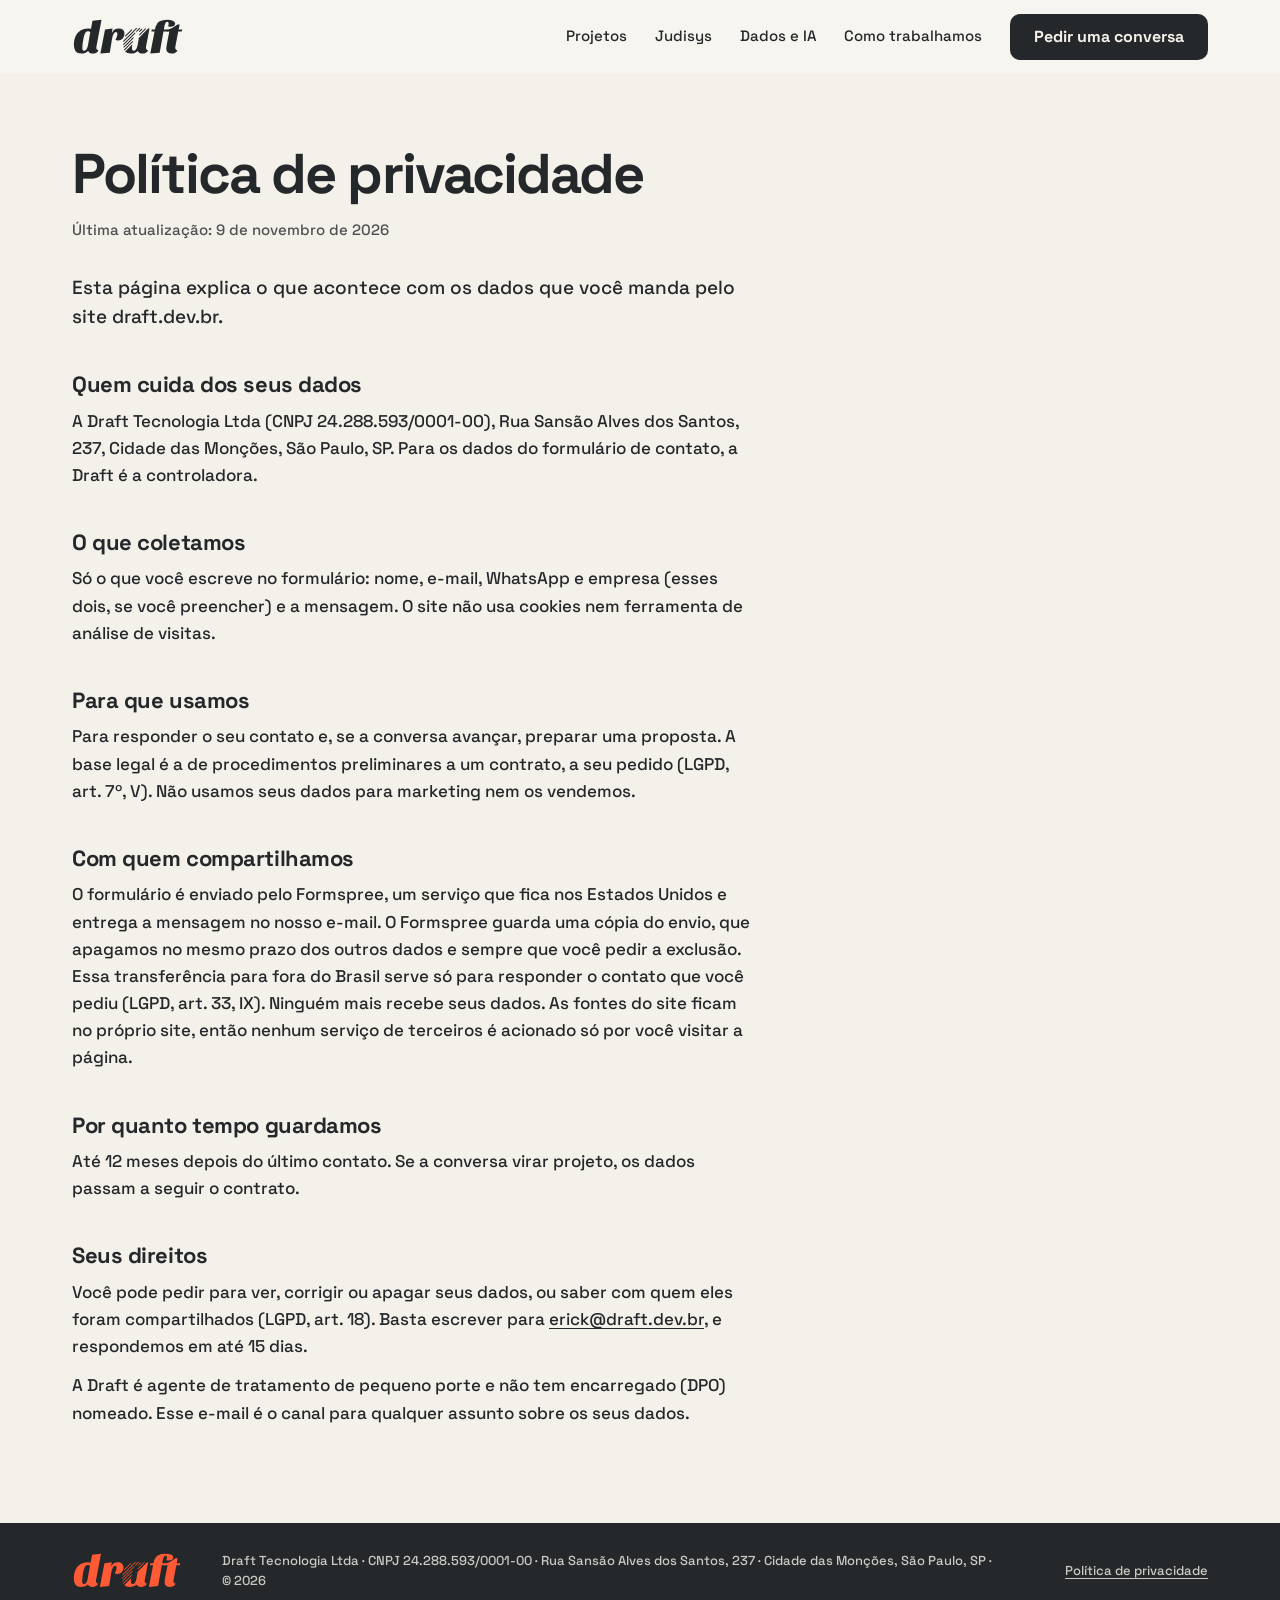
<file: privacidade.html>
<!doctype html>
<html lang="pt-BR">
<head>
<meta charset="utf-8">
<meta name="viewport" content="width=device-width, initial-scale=1">
<title>Política de privacidade · Draft</title>
<meta name="description" content="O que a Draft faz com os dados enviados pelo formulário de contato do site: o que coleta, para que usa, com quem compartilha, por quanto tempo guarda e como pedir a exclusão.">
<link rel="canonical" href="https://draft.dev.br/privacidade.html">
<meta name="theme-color" content="#FF5A36">
<link rel="icon" href="/favicon.svg" type="image/svg+xml">
<link rel="preload" href="/assets/fontes/space-grotesk-700.woff2" as="font" type="font/woff2" crossorigin>
<link rel="stylesheet" href="/style.css">
</head>
<body>
<a class="skip" href="#conteudo">Ir para o conteúdo</a>

<header class="top">
  <div class="wrap top-in">
    <a class="logo" href="/" aria-label="Draft, início"><svg viewBox="-27 -760 2455 820" fill="currentColor" aria-hidden="true" focusable="false"><g id="logo-draft"><path transform="translate(0 0)" d="M512 -149Q507 -122 507 -107Q507 -86 519.0 -71.0Q531 -56 554 -54Q543 -18 506.0 1.0Q469 20 427 20Q392 20 364.5 5.5Q337 -9 327 -37Q302 -10 261.5 5.0Q221 20 173 20Q88 20 50.5 -30.0Q13 -80 13 -177Q13 -278 50.0 -358.0Q87 -438 157.5 -484.0Q228 -530 326 -530Q363 -530 390 -523L422 -700L620 -720ZM321 -470Q294 -470 274.5 -449.0Q255 -428 240.0 -378.5Q225 -329 212 -242Q200 -160 200 -107Q200 -76 207.5 -60.0Q215 -44 238 -44Q274 -44 294.5 -81.5Q315 -119 324 -169L374 -452Q364 -461 349.0 -465.5Q334 -470 321 -470Z"/><path transform="translate(599 0)" d="M400 -530Q460 -530 492.0 -500.0Q524 -470 524 -414Q524 -350 485.5 -309.5Q447 -269 388 -269Q369 -269 352.5 -273.5Q336 -278 328 -288Q345 -311 357.0 -346.5Q369 -382 369 -411Q369 -453 338 -453Q309 -453 286.0 -412.5Q263 -372 250 -294L202 0L-4 20L98 -510L262 -530L247 -432Q292 -530 400 -530Z"/><g transform="translate(1088 0)"><defs><clipPath id="draft-a-clip"><polygon points="943,-900 1000,-900 1000,200 -157,200"/></clipPath></defs><g clip-path="url(#draft-a-clip)"><path d="M512 -149Q507 -122 507 -107Q507 -86 519.0 -71.0Q531 -56 554 -54Q543 -18 506.0 1.0Q469 20 427 20Q392 20 364.5 5.5Q337 -9 327 -37Q302 -10 261.5 5.0Q221 20 173 20Q88 20 50.5 -30.0Q13 -80 13 -177Q13 -278 50.0 -358.5Q87 -439 157.5 -484.5Q228 -530 326 -530Q388 -530 427 -511L584 -530ZM321 -470Q294 -470 274.5 -449.0Q255 -428 240.0 -378.5Q225 -329 212 -242Q200 -160 200 -107Q200 -76 207.5 -60.0Q215 -44 238 -44Q274 -44 294.5 -81.5Q315 -119 324 -169L374 -452Q364 -461 349.0 -465.5Q334 -470 321 -470Z"/></g><g class="logo-hatch" fill="none" stroke="currentColor" stroke-width="22" stroke-linecap="round"><path style="--i:0" d="M193.1 -501.6Q129.8 -434.3 56.3 -364.8"/><path style="--i:1" d="M298.0 -531.5Q162.8 -390.1 18.2 -251.7"/><path style="--i:2" d="M365.9 -532.7Q336.4 -498.2 301.9 -468.7"/><path style="--i:3" d="M262.7 -429.5Q141.6 -303.4 15.6 -182.4"/><path style="--i:4" d="M414.9 -515.1Q390.8 -488.2 366.2 -466.4"/><path style="--i:5" d="M226.3 -326.5Q124.8 -222.2 22.7 -122.9"/><path style="--i:6" d="M497.1 -522.4Q426.7 -457.4 366.3 -391.5"/><path style="--i:7" d="M214.5 -239.8Q120.9 -151.6 37.3 -62.6"/><path style="--i:8" d="M564.0 -522.3Q457.6 -414.9 352.7 -311.0"/><path style="--i:9" d="M196.4 -154.8Q129.9 -87.2 64.7 -23.0"/></g></g><path transform="translate(1687 0)" d="M369 -720Q442 -720 494.5 -702.0Q547 -684 547 -637Q547 -603 518.0 -585.5Q489 -568 449 -568Q415 -568 391 -580Q397 -591 401.0 -609.0Q405 -627 405 -641Q405 -676 376 -676Q350 -676 335.0 -650.5Q320 -625 312 -578L300 -510H391L385 -465H291L208 0L2 20L96 -465H25L34 -510H104L119 -569Q140 -654 206.5 -687.0Q273 -720 369 -720Z"/><path transform="translate(2007 0)" d="M303 -510H381L372 -465H295L235 -149Q230 -122 230 -107Q230 -86 242.0 -71.0Q254 -56 277 -54Q266 -18 229.5 1.0Q193 20 148 20Q96 20 64.5 -6.5Q33 -33 33 -83Q33 -131 65 -291L70 -316L99 -465H40L44 -495Q164 -531 280 -619H327Z"/></g></svg></a>
    <nav aria-label="Principal">
      <a class="nav-link" href="/#projetos">Projetos</a>
      <a class="nav-link" href="/#judisys">Judisys</a>
      <a class="nav-link" href="/#dados">Dados e IA</a>
      <a class="nav-link" href="/#como">Como trabalhamos</a>
      <a class="btn btn-dark" href="/#contato">Pedir uma conversa</a>
    </nav>
  </div>
</header>

<main id="conteudo" class="doc">
<div class="wrap">
<article class="doc-in">
<h1>Política de privacidade</h1>
<p class="doc-data">Última atualização: <time datetime="2026-11-09">9 de novembro de 2026</time></p>
<p class="doc-lead">Esta página explica o que acontece com os dados que você manda pelo site draft.dev.br.</p>
<h2>Quem cuida dos seus dados</h2>
<p>A Draft Tecnologia Ltda (CNPJ 24.288.593/0001-00), Rua Sansão Alves dos Santos, 237, Cidade das Monções, São Paulo, SP. Para os dados do formulário de contato, a Draft é a controladora.</p>
<h2>O que coletamos</h2>
<p>Só o que você escreve no formulário: nome, e-mail, WhatsApp e empresa (esses dois, se você preencher) e a mensagem. O site não usa cookies nem ferramenta de análise de visitas.</p>
<h2>Para que usamos</h2>
<p>Para responder o seu contato e, se a conversa avançar, preparar uma proposta. A base legal é a de procedimentos preliminares a um contrato, a seu pedido (LGPD, art. 7º, V). Não usamos seus dados para marketing nem os vendemos.</p>
<h2>Com quem compartilhamos</h2>
<p>O formulário é enviado pelo Formspree, um serviço que fica nos Estados Unidos e entrega a mensagem no nosso e-mail. O Formspree guarda uma cópia do envio, que apagamos no mesmo prazo dos outros dados e sempre que você pedir a exclusão. Essa transferência para fora do Brasil serve só para responder o contato que você pediu (LGPD, art. 33, IX). Ninguém mais recebe seus dados. As fontes do site ficam no próprio site, então nenhum serviço de terceiros é acionado só por você visitar a página.</p>
<h2>Por quanto tempo guardamos</h2>
<p>Até 12 meses depois do último contato. Se a conversa virar projeto, os dados passam a seguir o contrato.</p>
<h2>Seus direitos</h2>
<p>Você pode pedir para ver, corrigir ou apagar seus dados, ou saber com quem eles foram compartilhados (LGPD, art. 18). Basta escrever para <a href="mailto:erick@draft.dev.br">erick@draft.dev.br</a>, e respondemos em até 15 dias.</p>
<p>A Draft é agente de tratamento de pequeno porte e não tem encarregado (DPO) nomeado. Esse e-mail é o canal para qualquer assunto sobre os seus dados.</p>
</article>
</div>
</main>

<footer class="foot">
  <div class="wrap foot-in">
    <span class="foot-logo"><svg viewBox="-27 -760 2455 820" fill="currentColor" aria-hidden="true" focusable="false"><use href="#logo-draft"/></svg></span>
    <p class="foot-dados">Draft Tecnologia Ltda · CNPJ 24.288.593/0001-00 · Rua Sansão Alves dos Santos, 237 · Cidade das Monções, São Paulo, SP · ©&nbsp;<span id="ano">2026</span></p>
    <a class="foot-link" href="/privacidade.html" aria-current="page">Política de privacidade</a>
  </div>
</footer>
<script>document.getElementById('ano').textContent = new Date().getFullYear();</script>
</body>
</html>
</file>
<file: style.css>
/* Draft · site institucional. Só tema claro; o sistema é chapado (sem sombra, gradiente decorativo ou ícone). */
/* fontes servidas pelo próprio site (RED-04): nenhum terceiro recebe o IP de quem visita. Space Grotesk (subsets latin e latin-ext, este para nomes digitados no formulário) e Fraunces só com "problema."; licença OFL em assets/fontes/ */
@font-face{font-family:"Space Grotesk";font-style:normal;font-weight:500;font-display:swap;src:url(/assets/fontes/space-grotesk-500.woff2) format("woff2");unicode-range:U+0000-00FF,U+0131,U+0152-0153,U+02BB-02BC,U+02C6,U+02DA,U+02DC,U+0304,U+0308,U+0329,U+2000-206F,U+20AC,U+2122,U+2191,U+2193,U+2212,U+2215,U+FEFF,U+FFFD}
@font-face{font-family:"Space Grotesk";font-style:normal;font-weight:500;font-display:swap;src:url(/assets/fontes/space-grotesk-ext-500.woff2) format("woff2");unicode-range:U+0100-02BA,U+02BD-02C5,U+02C7-02CC,U+02CE-02D7,U+02DD-02FF,U+0304,U+0308,U+0329,U+1D00-1DBF,U+1E00-1E9F,U+1EF2-1EFF,U+2020,U+20A0-20AB,U+20AD-20C0,U+2113,U+2C60-2C7F,U+A720-A7FF}
@font-face{font-family:"Space Grotesk";font-style:normal;font-weight:700;font-display:swap;src:url(/assets/fontes/space-grotesk-700.woff2) format("woff2");unicode-range:U+0000-00FF,U+0131,U+0152-0153,U+02BB-02BC,U+02C6,U+02DA,U+02DC,U+0304,U+0308,U+0329,U+2000-206F,U+20AC,U+2122,U+2191,U+2193,U+2212,U+2215,U+FEFF,U+FFFD}
@font-face{font-family:"Space Grotesk";font-style:normal;font-weight:700;font-display:swap;src:url(/assets/fontes/space-grotesk-ext-700.woff2) format("woff2");unicode-range:U+0100-02BA,U+02BD-02C5,U+02C7-02CC,U+02CE-02D7,U+02DD-02FF,U+0304,U+0308,U+0329,U+1D00-1DBF,U+1E00-1E9F,U+1EF2-1EFF,U+2020,U+20A0-20AB,U+20AD-20C0,U+2113,U+2C60-2C7F,U+A720-A7FF}
@font-face{font-family:"Fraunces";font-style:italic;font-weight:800;font-display:swap;src:url(/assets/fontes/fraunces-problema.woff2) format("woff2");unicode-range:U+2E,U+61-62,U+65,U+6C-6D,U+6F-70,U+72} /* só "problema." do H1 (ver CLAUDE.md) */
/* stylelint-disable color-no-hex, function-disallowed-list -- o :root é o único lugar com cor literal; fora dele, só var(--token) */
:root{
  --laranja:#FF5A36;          /* laranja da marca */
  --laranja-escuro:#B4400E;   /* texto laranja sobre fundo claro: 4,66:1 na areia, 5,06:1 no creme */
  --laranja-digital:#E55227;  /* digital do hero, tom sobre tom */
  --laranja-onda:#FF6A49;     /* onda do contato: mais clara que o fundo, para o grafite por cima subir a 5,2:1 */
  --iceberg:#D3CCB9;          /* contorno do iceberg, tom sobre tom na areia */
  --grafite:#25282A;
  --off-white:#F7F5EF;
  --creme:#F4F1EA;
  --areia:#ECE8DC;
  --ouro:#E0A93B;             /* cor do Judisys, não da Draft */
  /* texto secundário e filetes: grafite sobre fundo claro, creme sobre fundo escuro */
  --texto-suave:rgba(37,40,42,.8);
  --texto-placeholder:rgba(37,40,42,.66); /* exemplo no campo: mais claro que o texto digitado, ainda 4,5:1 sobre o off-white */
  --linha:rgba(37,40,42,.25);
  --linha-forte:rgba(37,40,42,.45);
  --texto-suave-escuro:rgba(244,241,234,.8);
  --linha-escuro:rgba(244,241,234,.2);
  --preto:#000;              /* hover do botão grafite */
  --laranja-claro:#FF6E4E;   /* hover do botão laranja */
  --ponto-janela:rgba(244,241,234,.35);
  --top-h:73px;
  /* acento de texto (destaque de título, número, "Passo N"): cada superfície redefine; ver .section-dark, .hero, .contact, .top-hero */
  --acento:var(--laranja-escuro);
  --foco:var(--grafite);       /* contorno de foco; a superfície escura troca para laranja */
  --respiro-secao:96px;
  color-scheme:light;
}
/* stylelint-enable color-no-hex, function-disallowed-list */

*,*::before,*::after{box-sizing:border-box}
[hidden]{display:none !important}
html{scroll-behavior:smooth}
@media (prefers-reduced-motion:reduce){html{scroll-behavior:auto}}
body{margin:0;background:var(--off-white);color:var(--grafite);
  font:500 16px/1.55 "Space Grotesk",system-ui,sans-serif;-webkit-font-smoothing:antialiased}
img{max-width:100%;display:block}
a{color:inherit;text-underline-offset:3px}
/* foco grafite; laranja só sobre grafite (laranja sobre o claro não passa de 3:1) */
:focus-visible{outline:3px solid var(--foco);outline-offset:3px}

h1,h2,h3{font-weight:700;margin:0}
h2{font-size:clamp(32px,4.4vw,52px);line-height:1.05;letter-spacing:-0.03em}
p{margin:0}
ul,ol,dl,dd,figure{margin:0;padding:0}
ul,ol{list-style:none}

.wrap{max-width:1200px;margin:0 auto;padding:0 32px}
@media (max-width:480px){.wrap{padding:0 16px}}
.section{padding:var(--respiro-secao) 0}
@media (max-width:720px){:root{--respiro-secao:72px}}

.skip{position:absolute;left:-999px;top:8px;z-index:30;background:var(--grafite);color:var(--creme);
  padding:10px 16px;border-radius:10px}
.skip:focus{left:8px}


/* botões: um laranja por tela, os demais grafite */
.btn{display:inline-flex;align-items:center;height:46px;padding:0 22px;border-radius:10px;
  font:inherit;font-weight:700;line-height:1;text-decoration:none;white-space:nowrap;border:2px solid transparent}
.btn-dark{background:var(--grafite);color:var(--creme)}
.btn-dark:hover{background:var(--preto)}
.btn-orange{background:var(--laranja);color:var(--grafite)}
.btn-orange:hover{background:var(--laranja-claro)}
.actions{display:flex;flex-wrap:wrap;gap:12px}

/* nav */
.top{background:var(--off-white)}
.top-in{display:flex;align-items:center;justify-content:space-between;gap:16px;min-height:var(--top-h)}
.logo,.foot-logo{display:block;line-height:0}
.logo svg,.foot-logo svg{width:100%;height:auto;display:block}
.logo{width:112px;color:var(--grafite)}
nav{display:flex;align-items:center;gap:28px}
.nav-link{font-size:15px;text-decoration:none;padding:6px 0;border-bottom:2px solid transparent;white-space:nowrap}
.nav-link:hover{border-bottom-color:var(--acento)}
/* com 4 links o nav precisa de ~640px: abaixo de 860px ficam só o logo e o botão (o logo encolhia) */
@media (max-width:860px){.nav-link{display:none}}
/* logo: no hover a hachura do "a" é redesenhada traço a traço, de cima para baixo, como um rascunho.
   Tracejado em unidades do viewBox (o traço mais longo tem ~396): todos andam na mesma velocidade,
   e o início em 430 deixa a ponta arredondada fora do traço enquanto ele espera a vez.
   O logo do nav fica inline: dentro de um <use> o :hover do link não alcança os traços. */
@media (hover:hover) and (prefers-reduced-motion:no-preference){
  .logo:hover .logo-hatch path,.logo:focus-visible .logo-hatch path{stroke-dasharray:400 500;
    animation:logo-draft .45s cubic-bezier(.3,.6,.3,1) both;animation-delay:calc(var(--i)*55ms)}
}
@keyframes logo-draft{from{stroke-dashoffset:430}to{stroke-dashoffset:0}}
@media (max-width:380px){.logo{width:92px}.top .btn{padding:0 16px;font-size:15px}}

/* digital do hero e onda do contato: textura tom sobre tom, sempre atrás do conteúdo */
.hero-digital,.contact-onda{position:absolute;pointer-events:none;z-index:0}
.hero .wrap,.contact .wrap{position:relative;z-index:1}

/* blocos laranja: hero e contato */
.hero,.contact{position:relative;overflow:hidden;background:var(--laranja);color:var(--grafite)}
.hero,.contact,.top-hero{--acento:var(--grafite)}

/* hero: o nav fica transparente sobre o laranja e a digital passa por trás dele */
.top-hero{position:relative;z-index:2;background:transparent}
.hero{padding:88px 0 112px}
/* borda do traço à mão (kit v1.1, primeira linha da peça, esticada na largura): o creme dos casos sobe no fim do hero,
   com a segunda linha da peça como traço creme por cima, mais curta e à direita, sem acompanhar o contorno (Erick, 2026-11-10:
   paralela, parecia franja). A altura acompanha a largura,
   como as divisas, para o tremido manter a proporção. O viewBox (y de -25 a 100) tem folga para o contorno e o traço
   não serem cortados. Com 100px no máximo e o padding de baixo do hero em 112px (80px no celular, borda de 36px), o
   traço fica a uns 28px dos cards: reduzir esse padding faz os cards encostarem na borda. */
.hero-borda{position:absolute;left:0;bottom:-1px;width:100%;height:clamp(36px,6.95vw,100px);pointer-events:none;z-index:0;color:var(--creme);fill:currentColor}
.hero-borda-traco{fill:none;stroke:currentColor;stroke-width:7;stroke-linecap:round;vector-effect:non-scaling-stroke}
@media (max-width:480px){.hero-borda-traco{stroke-width:4}}
/* bloco que passa por baixo do nav transparente (.top-hero): sobe a altura do nav e devolve no padding */
.sob-nav{--respiro-topo:88px;margin-top:calc(-1 * var(--top-h));padding-top:calc(var(--top-h) + var(--respiro-topo))}
/* impressao-digital-a do kit v1.1, sangrando pela direita e pelo topo; o traço compensa a escala (~5px na tela) */
/* escala com a tela para não encostar no H1 nem nos cards; abaixo de 1180px some (o manual não quer o gesto atrás do texto) */
.hero-digital{width:min(800px,55vw);height:auto;aspect-ratio:583 / 591;right:-6vw;top:-150px;stroke-width:3.6;color:var(--laranja-digital)}
@media (max-width:1180px){.hero-digital{display:none}}
.hero h1{font-size:clamp(44px,7.4vw,96px);line-height:.98;letter-spacing:-0.035em;max-width:8.2em;margin:0 0 28px}
/* Fraunces itálica só aqui (woff2 recortado com "problema."); o resto do site é Space Grotesk */
.hero .serif{font-family:Fraunces,Georgia,serif;font-style:italic;font-weight:800;letter-spacing:-0.02em} /* grafite como o resto do H1: creme sobre o laranja dá 2,75:1 (Erick, 2026-11-09) */
.hero-lead{font-size:18px;max-width:560px}

.audiences{display:flex;flex-wrap:wrap;gap:16px;margin-top:44px;max-width:780px}
.audience{flex:1 1 300px;display:flex;flex-direction:column;gap:10px;padding:24px 28px 26px;border-radius:16px;text-decoration:none}
.audience-for{font-size:14px;line-height:1.3}
.audience strong{font-size:20px;line-height:1.25;letter-spacing:-0.015em}
.arrow{display:inline-block;line-height:1;transition:transform .15s}
.audience:hover .arrow,.contact-go:hover .arrow{transform:translateX(4px)}
.audience-light{background:var(--creme);color:var(--grafite)}
.audience-light .audience-for{color:var(--texto-suave)}
.audience-dark{background:var(--grafite);color:var(--creme)}
.audience-dark .audience-for{color:var(--texto-suave-escuro)}
@media (max-width:480px){.sob-nav{--respiro-topo:56px}.hero{padding-bottom:80px}.audience{padding:22px 24px;flex-basis:100%}}

/* parágrafo de abertura de seção, nas superfícies clara e escura */
.lead{font-size:17px;line-height:1.6;max-width:34em;margin-top:16px;color:var(--texto-suave)}

/* quando a gente é chamado: linhas editoriais alternadas, texto e tela do sistema */
.casos,.dados,.faq{background:var(--creme)}
.destaque{color:var(--acento)}
.casos-lista{margin-top:56px}
.caso{display:flex;flex-wrap:wrap;align-items:center;gap:40px 64px;padding:56px 0}
.caso+.caso{border-top:1px solid var(--linha)}
.caso:first-child{padding-top:0}
.caso-inv{flex-direction:row-reverse}
.caso-texto{flex:1 1 380px}
.caso h3{font-size:clamp(26px,2.6vw,34px);line-height:1.12;letter-spacing:-0.025em;max-width:15em}
.caso-texto>p{font-size:16px;line-height:1.6;max-width:31em;margin-top:16px}
.caso-texto>p:not(.caso-numero,.caso-tag){color:var(--texto-suave)}
.caso-texto>:is(.caso-numero,.caso-tag){margin-top:24px}
.caso-numero strong{font-size:clamp(30px,2.8vw,38px);line-height:1;letter-spacing:-0.03em;color:var(--acento);margin-right:4px}
/* produto que ainda não está no ar (Dirce): pílula no lugar do número */
.caso-texto>.caso-tag{display:inline-block;padding:5px 14px;border:1.5px solid var(--acento);border-radius:999px;font-size:14px;font-weight:700;line-height:1.3;color:var(--acento)}
/* janela do sistema: barra com três pontos e o print recortado pelo topo */
.janela{flex:1 1 420px;border-radius:16px;overflow:hidden;border:1px solid var(--linha)}
.janela-bar{display:flex;gap:6px;padding:11px 14px}
.janela-bar i{width:8px;height:8px;border-radius:50%}
.janela-escura{background:var(--grafite);border-color:var(--grafite)}
.janela-escura .janela-bar i{background:var(--ponto-janela)}
.janela-clara{background:var(--areia)}
.janela-clara .janela-bar i{background:var(--linha-forte)}
.janela-print{width:100%;aspect-ratio:16 / 10;height:auto;object-fit:cover;object-position:top left}
/* quadrado meio hachura, meio chapado (vem do card OABRJ da v1), atrás do canto de uma janela:
   hachura a 45° subindo para a direita no triângulo de cima, chapado no de baixo. Um por janela na seção, por decisão do
   Erick (2026-11-10), alternando a cor: Judisys grafite embaixo à esquerda, Varig laranja escuro em cima à esquerda,
   Pamcard grafite embaixo à direita, Dirce laranja escuro em cima à direita */
.janela-com-hachura{position:relative;isolation:isolate;flex:1 1 420px;display:flex}
.janela-com-hachura .janela{flex:1}
.hachura{--hachura-recuo:-28px;--hachura-cor:var(--laranja-escuro);position:absolute;z-index:-1;top:var(--hachura-recuo);right:var(--hachura-recuo);width:190px;height:190px;
  background:linear-gradient(to bottom right,transparent 50%,var(--hachura-cor) 50%),
    repeating-linear-gradient(135deg,var(--hachura-cor) 0 6px,transparent 6px 15px)}
.hachura-grafite{--hachura-cor:var(--grafite)}
.hachura-baixo{top:auto;bottom:var(--hachura-recuo)}
.hachura-esq{right:auto;left:var(--hachura-recuo)}
/* janela escura sobre quadrado grafite: um contorno creme separa os dois, senão o chapado se funde com a janela */
.janela-com-hachura .janela-escura{box-shadow:0 0 0 4px var(--creme)}
@media (max-width:480px){.hachura{--hachura-recuo:-14px;width:120px;height:120px}}
/* print de app: o celular fica no meio da imagem */
.janela-app{object-position:center 40%}
@media (max-width:480px){.caso{padding:44px 0;gap:28px}.casos-lista{margin-top:40px}}

.clientes{margin-top:24px;padding-top:40px;border-top:1px solid var(--linha)}
.clientes-titulo{font-size:15px;font-weight:700}
.clientes-logos{display:flex;flex-wrap:wrap;align-items:center;justify-content:center;gap:28px 40px;margin-top:28px}
/* numa linha só (cabe a partir de ~1100px), espalhados na largura; antes disso quebram centralizados */
@media (min-width:1100px){.clientes-logos{justify-content:space-between}}
/* logos com o mesmo peso visual: largura em --w, no HTML, pela mesma área (√(3000 × proporção)) com ajuste
   ótico por logo (OABRJ e K2 são pesados, Scopus e MCAA finos); todos na mesma tinta (PNGs de fundo transparente, AJ-03) */
.clientes-logos img{width:var(--w);height:auto;filter:brightness(0);opacity:.72}
/* o selo da MCAA tem as iniciais claras dentro do hexágono: escurece sem virar silhueta */
.clientes-logos .logo-com-miolo{filter:grayscale(1) brightness(.42);opacity:.9}
@media (max-width:720px){.clientes-logos{gap:24px 32px}.clientes-logos img{width:calc(var(--w) * .82)}}

/* superfície escura: Judisys e IA. Redefine os tokens que os componentes leem (acento, texto suave, filete) */
.section-dark,.foot{background:var(--grafite);--acento:var(--laranja);--foco:var(--laranja);--texto-suave:var(--texto-suave-escuro);--linha:var(--linha-escuro)}
.section-dark{color:var(--creme)}

/* divisas curvas (só as duas ao redor do Judisys, ver CLAUDE.md): a cor da seção de cima entra na de baixo numa curva em S, a da peça "onda" do kit */
/* a curva ocupa o topo da seção e sobe metade da altura sobre o respiro da seção de cima (mesma cor); o respiro do conteúdo é o da seção, um terço menor */
.com-divisa{position:relative;--divisa-h:clamp(44px,7.5vw,108px);margin-top:calc(var(--divisa-h) * -0.5);padding-top:calc(var(--respiro-secao) * 2 / 3 + var(--divisa-h))}
.defs{position:absolute;width:0;height:0;overflow:hidden}
.divisa{position:absolute;top:-1px;left:0;width:100%;height:var(--divisa-h);display:block}
.divisa-creme{fill:var(--creme)}
.divisa-grafite{fill:var(--grafite)}
/* a segunda divisa inverte o sentido da onda, para não repetir a curva */
.divisa-inv{transform:scaleX(-1)}

/* Judisys */
.judisys-in{display:flex;flex-wrap:wrap;gap:48px 64px;align-items:center}
.judisys-text{flex:1 1 400px}
.judisys-nome{font-size:24px;font-weight:700;letter-spacing:-0.02em;color:var(--ouro);margin-bottom:12px}
.judisys-text .lead{margin-bottom:32px}
.diferenciais,.regras{display:flex;flex-wrap:wrap}
.diferenciais li,.regras li{flex:1 1 260px}
.diferenciais{gap:32px 48px;margin-top:80px}
.diferenciais h3,.compromissos h3,.passos h3{font-size:20px;line-height:1.25;letter-spacing:-0.015em}
.diferenciais p,.compromissos p,.passos h3+p,.regras p{font-size:15px;line-height:1.6;margin-top:8px;color:var(--texto-suave)}
.judisys-hoje{margin-top:72px;font-size:clamp(22px,2.4vw,30px);line-height:1.35;letter-spacing:-0.015em;max-width:24em}

/* título à esquerda, conteúdo à direita: dados e FAQ */
.duas-colunas{display:flex;flex-wrap:wrap;gap:40px 72px;align-items:flex-start}
.coluna-titulo{flex:1 1 300px}
.duas-colunas>:not(.coluna-titulo){flex:2 1 480px}
.duas-colunas h2{font-size:clamp(36px,4.6vw,56px);line-height:1.02;letter-spacing:-0.035em}

/* compromissos de dados: numeral pelo contador do <ol> */
.compromissos{counter-reset:compromisso;border-top:1px solid var(--linha)}
.compromissos li{counter-increment:compromisso;display:grid;grid-template-columns:44px minmax(0,1fr);column-gap:20px;padding:24px 0;border-bottom:1px solid var(--linha)}
.compromissos li::before{content:counter(compromisso);grid-row:1 / span 2;font-size:30px;font-weight:700;line-height:1;letter-spacing:-0.03em;color:var(--acento)}

/* IA */
.ia-head{display:flex;flex-wrap:wrap;gap:24px 72px;align-items:flex-start}
.ia-head h2{flex:1 1 420px}
.ia-head .lead{flex:1 1 360px;margin-top:6px}
.regras{gap:40px 32px;margin-top:64px}
.regras li{border-top:4px solid var(--laranja);padding-top:24px}
.regras h3{font-size:clamp(22px,2.2vw,26px);line-height:1.2;letter-spacing:-0.02em}
.regras p{margin-top:12px}

/* processo: linha do tempo reta; no celular vira vertical */
.como{position:relative;overflow:hidden;background:var(--areia)}
.passos{--passos-gap:32px;display:grid;grid-template-columns:repeat(4,minmax(0,1fr));gap:var(--passos-gap)}
.passos li{position:relative;padding-top:36px}
.passos li::before{content:"";position:absolute;top:6px;left:0;right:calc(-1 * var(--passos-gap));border-top:2px solid currentColor}
.passos li:last-child::before{right:0}
.passos li::after{content:"";position:absolute;top:0;left:0;width:14px;height:14px;border-radius:50%;background:var(--laranja)}
.passo-n{font-size:14px;font-weight:700;color:var(--acento)}
/* iceberg atrás dos passos (decisoes-marca.md, 2026-11-10): a linha do tempo é a linha d'água, que no viewBox fica em
   y=200 de 900, então a ponta sobe 20% da largura acima da linha. A base da ponta (x 330–690) termina antes do fim da linha;
   a parte submersa sai pela borda de baixo e pela direita */
.passos-agua{position:relative;margin-top:56px;container-type:inline-size}
.passos-agua .passos,.como h2{position:relative;z-index:1}
.iceberg{--ice-w:min(960px,85cqw);position:absolute;z-index:0;pointer-events:none;width:var(--ice-w);height:calc(var(--ice-w) * .9);left:calc(100% - var(--ice-w) * .72);top:calc(7px - var(--ice-w) * .2);color:var(--iceberg);stroke-width:2}
.iceberg path{vector-effect:non-scaling-stroke}
.iceberg-ponta{fill:var(--creme)}
.iceberg-fundo{stroke-dasharray:6 8}
.passos h3{margin-top:6px}
@media (max-width:860px){
  .passos{grid-template-columns:minmax(0,1fr);gap:0}
  .passos li{padding:0 0 32px 36px}
  .passos li::before{top:7px;bottom:-7px;left:6px;right:auto;border-top:0;border-left:2px solid currentColor}
  .passos li:last-child::before{display:none}
  .iceberg{display:none} /* a linha do tempo fica vertical: sem linha d'água */
}

/* FAQ */
.faq-lista{border-top:1px solid var(--linha)}
.faq-lista details{border-bottom:1px solid var(--linha)}
/* sem display:flex no <summary> (Safari antigo ignora e mostra o marcador nativo junto): a seta é posicionada */
.faq-lista summary{position:relative;display:block;padding:20px 0 20px 20px;font-size:18px;font-weight:700;line-height:1.35;cursor:pointer;list-style:none}
.faq-lista summary::-webkit-details-marker{display:none}
.faq-lista summary::before{content:"";position:absolute;left:0;top:calc(20px + .675em - 5px);width:0;height:0;border-style:solid;border-width:5px 0 5px 8px;border-color:transparent transparent transparent currentColor}
.faq-lista details[open] summary::before{rotate:90deg}
@media (prefers-reduced-motion:no-preference){.faq-lista summary::before{transition:rotate .15s}}
.faq-lista details p{padding:0 0 22px 20px;font-size:16px;line-height:1.6;max-width:40em;color:var(--texto-suave)}

/* contato */
.contact{padding:var(--respiro-secao) 0}
/* onda do kit v1.1 (quatro linhas), tom sobre tom, atravessando a metade de baixo da seção por trás do texto (Erick,
   2026-11-10, no lugar da impressao-digital-b). Esticada na largura (preserveAspectRatio none) com traço constante; os paths já saem do viewBox (x -20 a 820) */
.contact-onda{left:0;width:100%;bottom:-6%;height:62%;stroke-width:22;color:var(--laranja-onda)}
.contact-onda path{vector-effect:non-scaling-stroke}
@media (max-width:900px){.contact-onda{height:300px;bottom:-40px;stroke-width:14}} /* uma coluna: seção alta, altura fixa */
/* texto à esquerda, formulário à direita */
.contact-in{display:grid;grid-template-columns:minmax(0,1fr) minmax(0,1.15fr);gap:48px 80px;align-items:start}
@media (max-width:900px){.contact-in{grid-template-columns:minmax(0,1fr)}}
.contact h2{font-size:clamp(40px,5.2vw,68px);line-height:1;letter-spacing:-0.035em;text-wrap:balance}
.contact-lead{font-size:17px;line-height:1.6;max-width:30em;margin-top:22px}
.depois-titulo{margin-top:32px;padding-top:20px;border-top:2px solid var(--grafite);font-size:16px;line-height:1.3}
.depois{list-style:decimal;padding-left:1.3em;margin-top:12px;font-size:15px;line-height:1.5;max-width:30em}
.depois li+li{margin-top:6px}
/* clicar no valor copia ("Copiado" aparece ao lado); a seta abre o e-mail ou o WhatsApp */
.contact-links{margin-top:28px}
.contact-links li{position:relative;display:flex;flex-wrap:wrap;align-items:center;column-gap:4px}
.contact-copy{font-size:18px;font-weight:700;line-height:1.4;text-decoration:underline;text-underline-offset:4px;text-decoration-thickness:2px;overflow-wrap:anywhere}
.contact-copy[data-copiavel]{cursor:copy}
.contact-go{display:grid;place-items:center;width:44px;height:44px;text-decoration:none}
.contact-links .arrow{font-size:20px}
/* o aviso "Copiado" fica sobreposto acima da linha, à direita: aparecer e sumir não mexe no layout */
.contact-hint{position:absolute;right:0;top:-8px;font-size:13px;font-weight:700;pointer-events:none}
.form-ok-title{font-size:24px;font-weight:700;line-height:1.3;letter-spacing:-0.01em}
/* formulário (FRM-01): só grafite sobre o laranja; o erro se marca pela borda dupla e pelo texto, não pela cor */
.contact-form{display:grid;gap:18px}
.campo-rotulo{display:block;margin-bottom:6px;font-size:13px;font-weight:700;line-height:1.3}
.contact-form input,.contact-form textarea{display:block;width:100%;margin:0;padding:11px 14px;
  border:2px solid var(--grafite);border-radius:10px;background:var(--off-white);color:var(--grafite);font:inherit}
.contact-form input{height:46px}
.contact-form textarea{min-height:132px;resize:vertical;line-height:1.5}
.contact-form ::placeholder{color:var(--texto-placeholder);opacity:1}
.contact-form [aria-invalid="true"]{box-shadow:inset 0 0 0 1px var(--grafite)}
.field-error{margin-top:6px;font-size:14px;font-weight:700}
.field-row{display:grid;gap:18px}
@media (min-width:480px){.field-row{grid-template-columns:1fr 1fr}}
.field-trap{display:none} /* campo-isca: invisível também para o autofill, que não preenche campo oculto */
.contact-form .btn{justify-self:start}
.contact-form .btn:disabled{cursor:progress}
.form-note{margin-top:-6px;font-size:13px;line-height:1.5}
.form-status{padding-top:12px;border-top:2px solid var(--grafite);font-size:15px;font-weight:700;line-height:1.5}
.form-ok{padding:22px 0 20px;border-block:2px solid var(--grafite)}
.form-ok:focus{outline:none} /* recebe o foco por JS só para o leitor de tela anunciar; não é controle */
.form-ok-title+p{margin-top:6px}

/* rodapé: mesma superfície escura da .section-dark (tokens definidos lá) */
.foot{color:var(--texto-suave);font-size:13px;line-height:1.5}
.foot-in{display:flex;flex-wrap:wrap;align-items:center;gap:12px 40px;min-height:96px;padding-top:24px;padding-bottom:24px}
.foot-logo{width:110px;color:var(--laranja)}
.foot-dados{flex:1 1 420px}
@media (max-width:720px){.foot-in{flex-direction:column;align-items:flex-start;justify-content:center;gap:10px}.foot-dados{flex-basis:auto}}

/* 404: bloco laranja por baixo do nav transparente, como o hero */
.nf{min-height:100vh;min-height:100svh;display:flex;align-items:center;padding-bottom:72px}
.nf>.wrap{width:100%} /* item de flex ou grid: sem isso a margem automática encolhe e centraliza, desalinhado do logo */
.nf .actions{margin-top:36px}
/* política de privacidade: coluna de leitura no creme */
.doc{background:var(--creme);padding:72px 0 96px}
.doc-in{max-width:680px}
.doc h1{font-size:clamp(36px,5vw,56px);line-height:1.02;letter-spacing:-.035em}
.doc .doc-data{margin:16px 0 0;color:var(--texto-suave);font-size:15px}
.doc .doc-lead{margin:32px 0 0;font-size:19px;line-height:1.5}
.doc h2{margin:40px 0 0;font-size:22px;line-height:1.2;letter-spacing:-.02em}
.doc h2 + p{margin-top:10px}
.doc p{margin:12px 0 0;font-size:17px;line-height:1.6}
</file>
